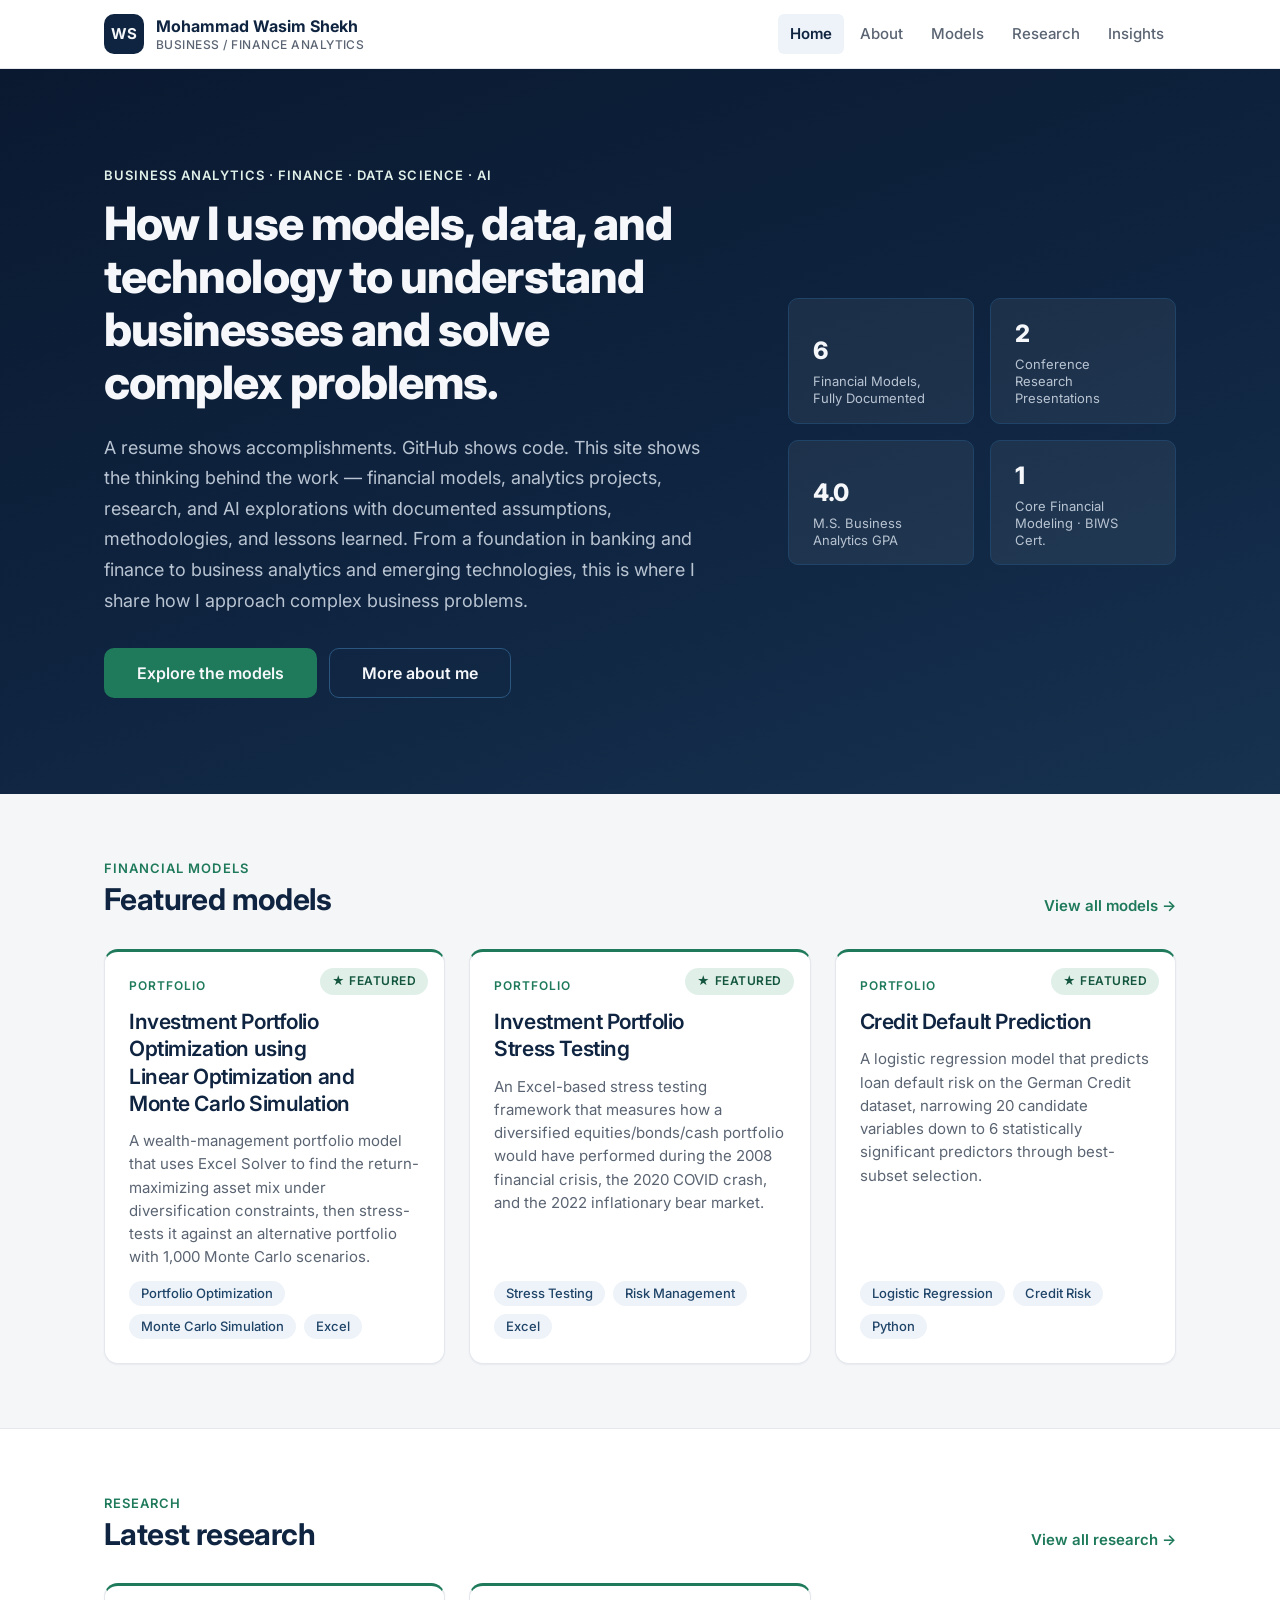
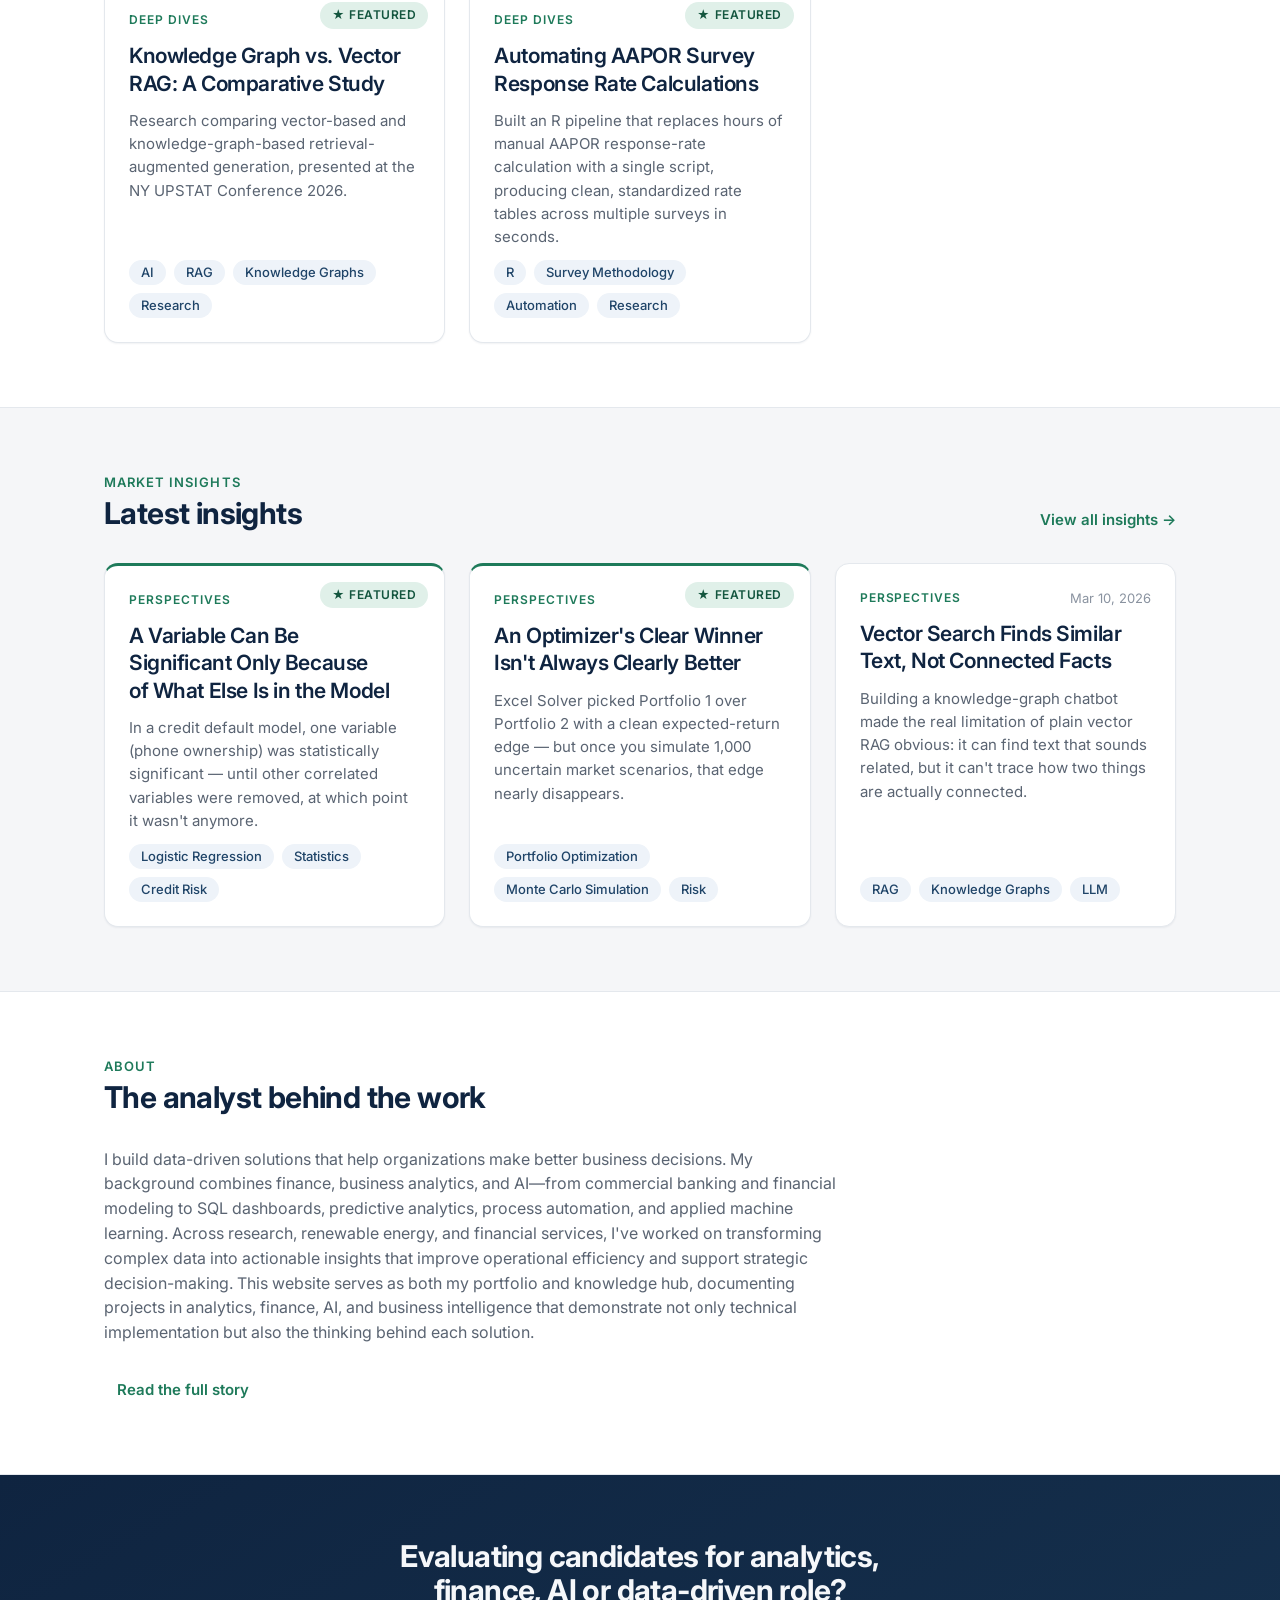
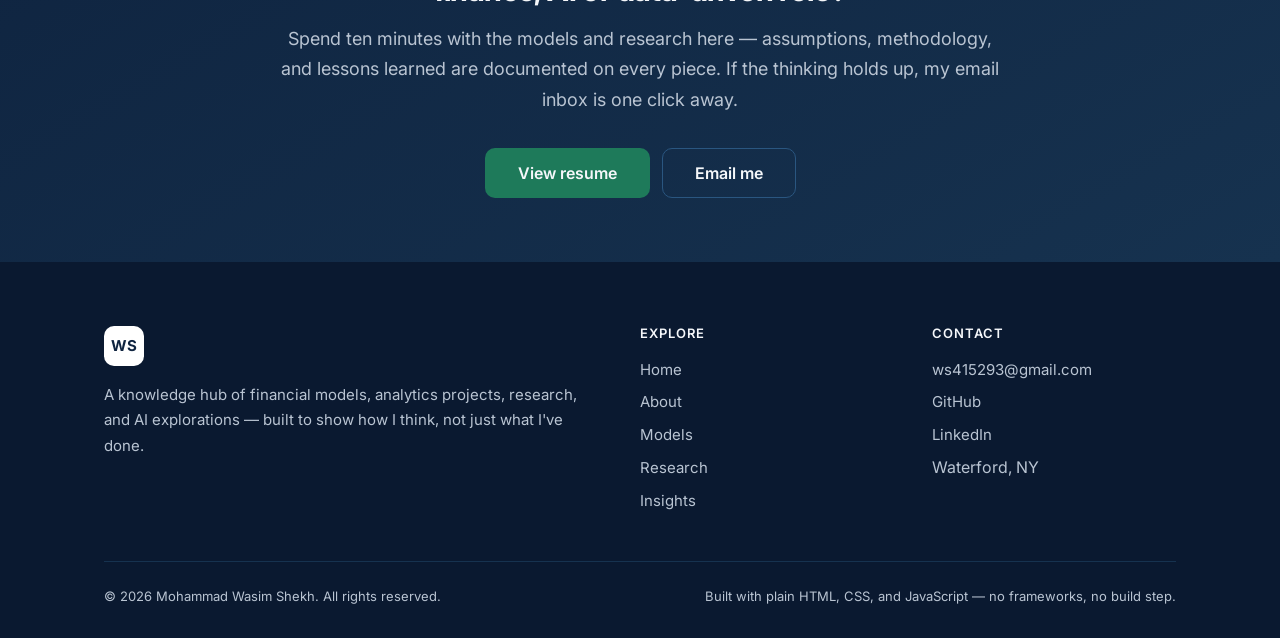
<file: index.html>
<!DOCTYPE html>
<html lang="en">
<head>
  <meta charset="UTF-8">
  <meta name="viewport" content="width=device-width, initial-scale=1.0">
  <title>Finance Knowledge Hub · Wasim Shekh</title>
  <meta name="description" content="Financial models, research, and market insights by Mohammad Wasim Shekh — a financial analyst who started in banking, mastered business analytics, and is building a career in finance.">

  <!-- OpenGraph -->
  <meta property="og:type" content="website">
  <meta property="og:title" content="Finance Knowledge Hub · Wasim Shekh">
  <meta property="og:description" content="Financial models, research, and market insights by Mohammad Wasim Shekh — a financial analyst who started in banking, mastered business analytics, and is building a career in finance.">
  <meta property="og:url" content="https://wasimshekh.github.io/finance-knowledge-hub/">
  <meta property="og:site_name" content="Finance Knowledge Hub">

  <!-- Twitter -->
  <meta name="twitter:card" content="summary">
  <meta name="twitter:title" content="Finance Knowledge Hub · Wasim Shekh">
  <meta name="twitter:description" content="Financial models, research, and market insights by Mohammad Wasim Shekh — a financial analyst who started in banking, mastered business analytics, and is building a career in finance.">

  <link rel="icon" type="image/svg+xml" href="images/favicon.svg">

  <!-- Typography: Inter -->
  <link rel="preconnect" href="https://fonts.googleapis.com">
  <link rel="preconnect" href="https://fonts.gstatic.com" crossorigin>
  <link href="https://fonts.googleapis.com/css2?family=Inter:wght@400;500;600;700;800&display=swap" rel="stylesheet">

  <!-- Design system -->
  <link rel="stylesheet" href="css/variables.css">
  <link rel="stylesheet" href="css/reset.css">
  <link rel="stylesheet" href="css/base.css">
  <link rel="stylesheet" href="css/layout.css">
  <link rel="stylesheet" href="css/components.css">
</head>
<body data-page="home" data-root="./">
  <a class="skip-link" href="#main">Skip to main content</a>

  <header class="site-header" id="site-header"></header>

  <main id="main">
    <!-- Hero -->
    <section class="hero on-dark" aria-labelledby="hero-heading">
      <div class="container hero-inner">
        <div class="hero-copy">
          <p class="eyebrow" id="hero-eyebrow"></p>
          <h1 id="hero-heading"></h1>
          <p class="hero-sub" id="hero-sub"></p>
          <div class="hero-actions" id="hero-actions"></div>
        </div>
        <dl class="hero-stats" id="hero-stats"></dl>
      </div>
    </section>

    <!-- Featured models -->
    <section class="section" aria-labelledby="featured-models-heading">
      <div class="container">
        <div class="section-header">
          <div>
            <p class="eyebrow" id="featured-models-eyebrow"></p>
            <h2 id="featured-models-heading"></h2>
          </div>
          <a class="section-link" id="featured-models-link" href="pages/models.html"></a>
        </div>
        <div class="grid-cards" id="featured-models-grid"></div>
      </div>
    </section>

    <!-- Latest research -->
    <section class="section section-alt" aria-labelledby="latest-research-heading">
      <div class="container">
        <div class="section-header">
          <div>
            <p class="eyebrow" id="latest-research-eyebrow"></p>
            <h2 id="latest-research-heading"></h2>
          </div>
          <a class="section-link" id="latest-research-link" href="pages/research.html"></a>
        </div>
        <div class="grid-cards" id="latest-research-grid"></div>
      </div>
    </section>

    <!-- Latest insights -->
    <section class="section" aria-labelledby="latest-insights-heading">
      <div class="container">
        <div class="section-header">
          <div>
            <p class="eyebrow" id="latest-insights-eyebrow"></p>
            <h2 id="latest-insights-heading"></h2>
          </div>
          <a class="section-link" id="latest-insights-link" href="pages/insights.html"></a>
        </div>
        <div class="grid-cards" id="latest-insights-grid"></div>
      </div>
    </section>

    <!-- About preview -->
    <section class="section section-alt" aria-labelledby="about-preview-heading">
      <div class="container">
        <div class="section-header">
          <div>
            <p class="eyebrow" id="about-preview-eyebrow"></p>
            <h2 id="about-preview-heading"></h2>
          </div>
        </div>
        <p class="text-muted" id="about-preview-text"></p>
        <p class="section-cta">
          <a class="btn btn-ghost" id="about-preview-link" href="pages/about.html"></a>
        </p>
      </div>
    </section>

    <!-- Call to action -->
    <section class="cta-banner on-dark" aria-labelledby="cta-heading">
      <div class="container">
        <div class="cta-inner">
          <h2 id="cta-heading"></h2>
          <p id="cta-body"></p>
          <div class="cta-actions" id="cta-actions"></div>
        </div>
      </div>
    </section>

    <noscript>
      <div class="container section">
        <p>This site renders its content with JavaScript. Please enable JavaScript to view it.</p>
      </div>
    </noscript>
  </main>

  <footer class="site-footer" id="site-footer"></footer>

  <script>
    // ES modules and fetch() are blocked on the file:// protocol, which makes
    // this page silently blank if the HTML file is double-clicked. Explain
    // instead. (This text can't come from site.json here: JSON loading is
    // exactly what file:// blocks.)
    if (window.location.protocol === "file:") {
      document.addEventListener("DOMContentLoaded", function () {
        var main = document.querySelector("main");
        if (!main) return;
        var wrap = document.createElement("div");
        wrap.className = "container section";
        var notice = document.createElement("div");
        notice.className = "notice";
        var title = document.createElement("h2");
        title.textContent = "This site needs a local web server";
        var body = document.createElement("p");
        body.textContent = "You opened this file directly from disk (file://), where browsers block the JavaScript modules and JSON data this site is built on. Serve the folder instead: in VS Code, right-click index.html and choose \u201cOpen with Live Server\u201d \u2014 or run \u201cpython -m http.server\u201d in the project folder and open http://localhost:8000. On GitHub Pages this works automatically.";
        notice.appendChild(title);
        notice.appendChild(body);
        wrap.appendChild(notice);
        main.insertBefore(wrap, main.firstChild);
      });
    }
  </script>
  <script type="module" src="js/app.js"></script>
</body>
</html>
</file>
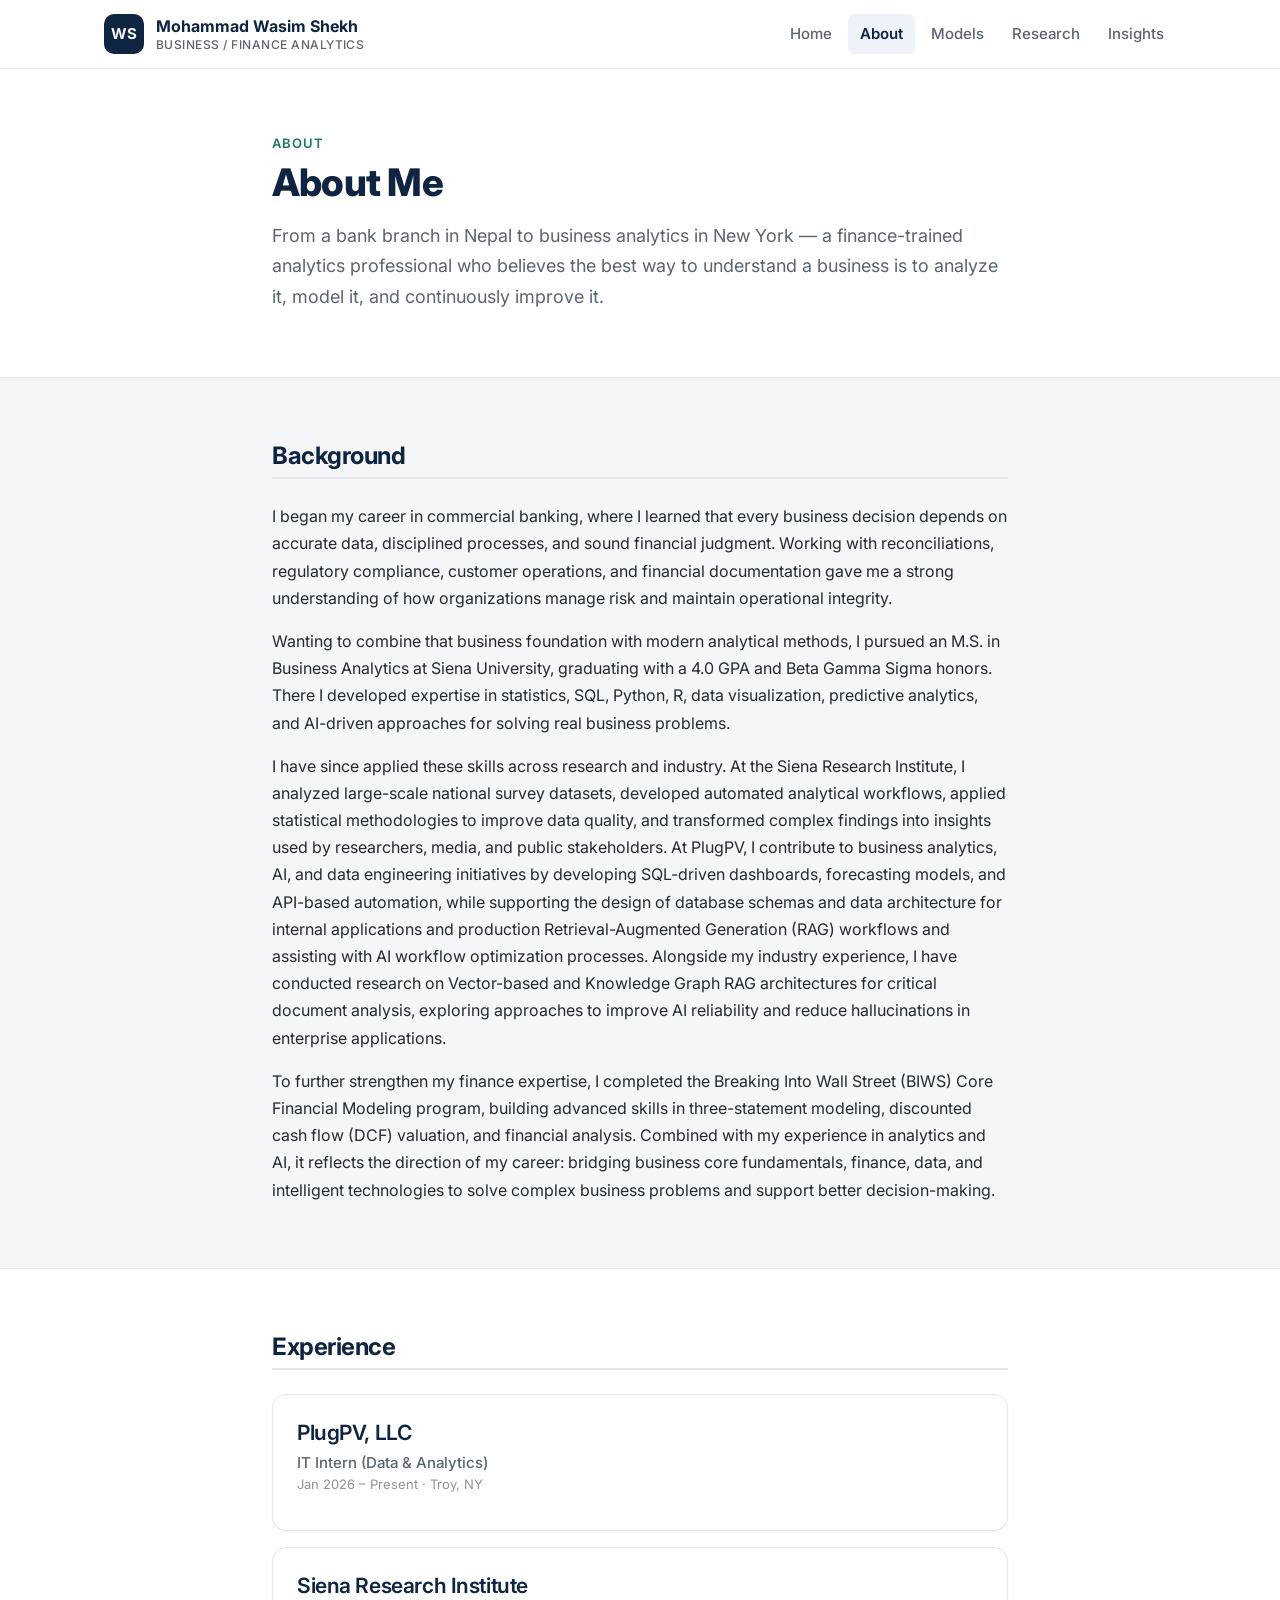
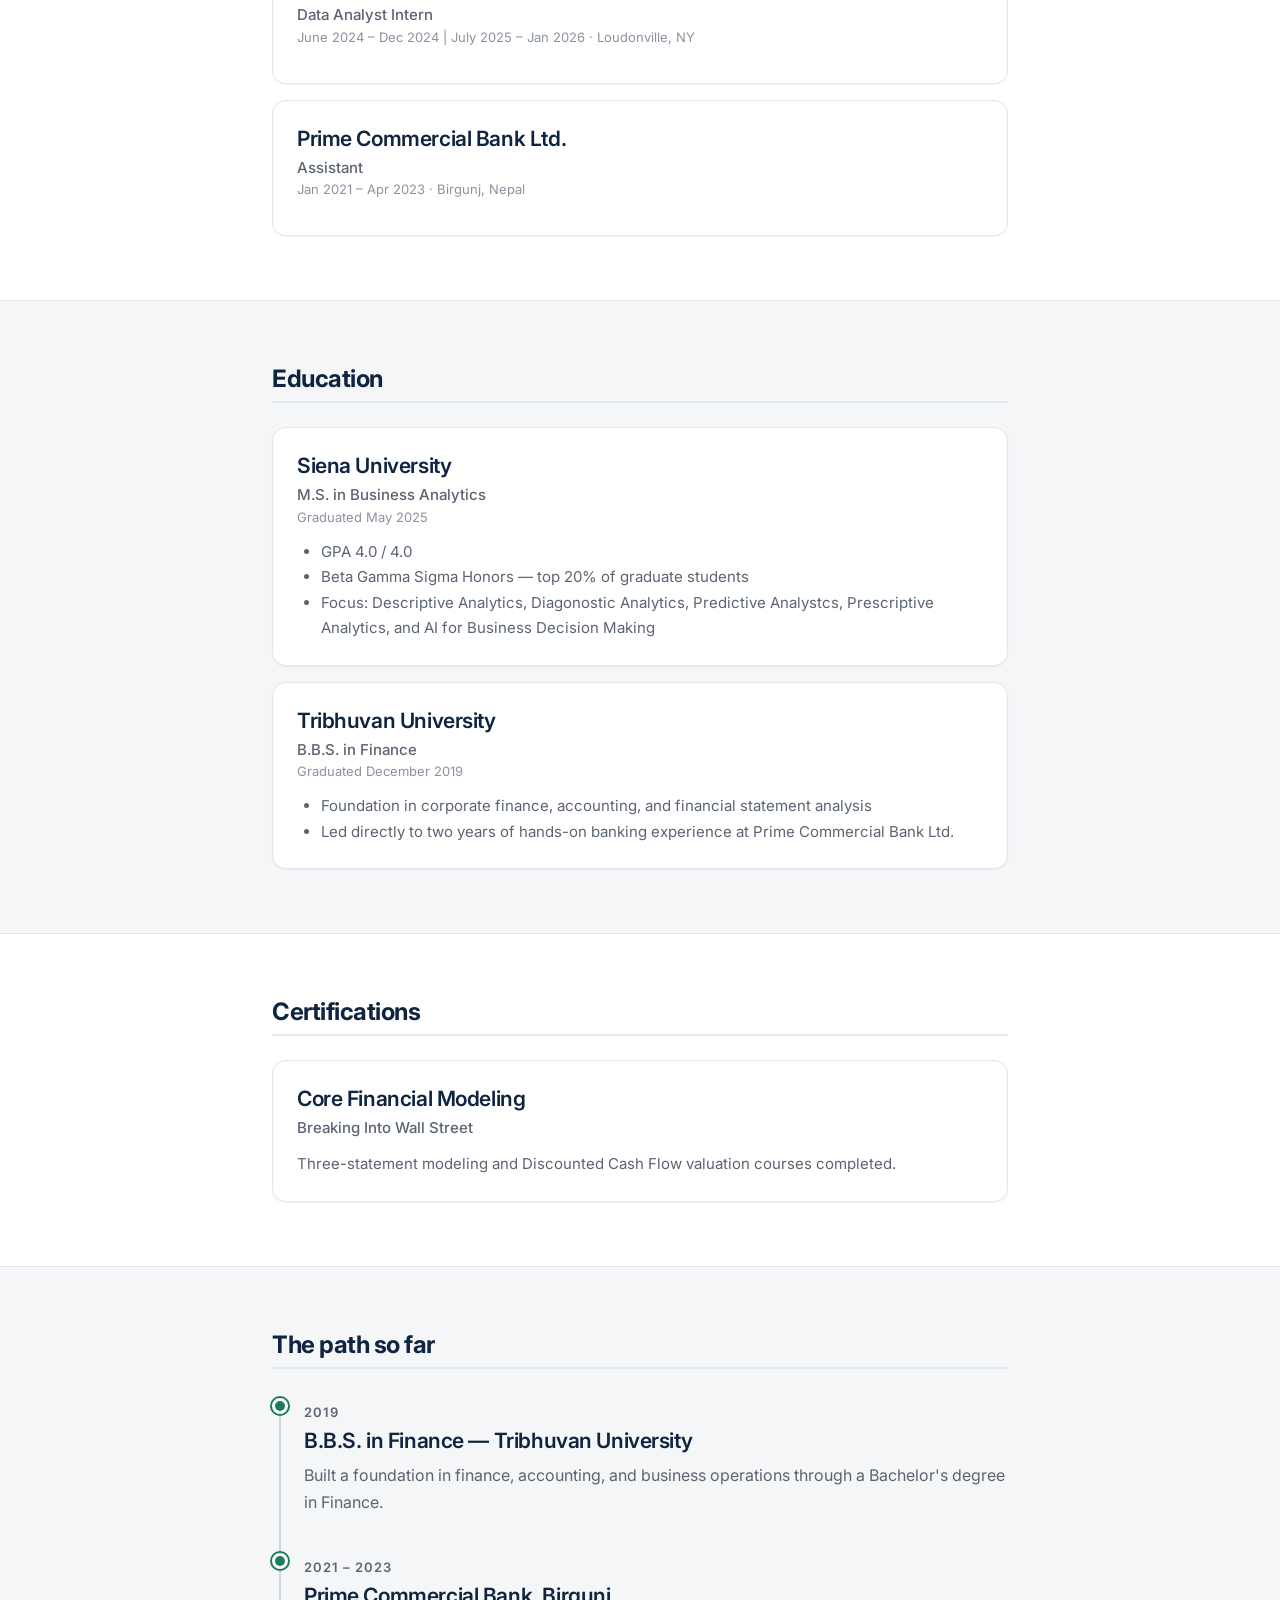
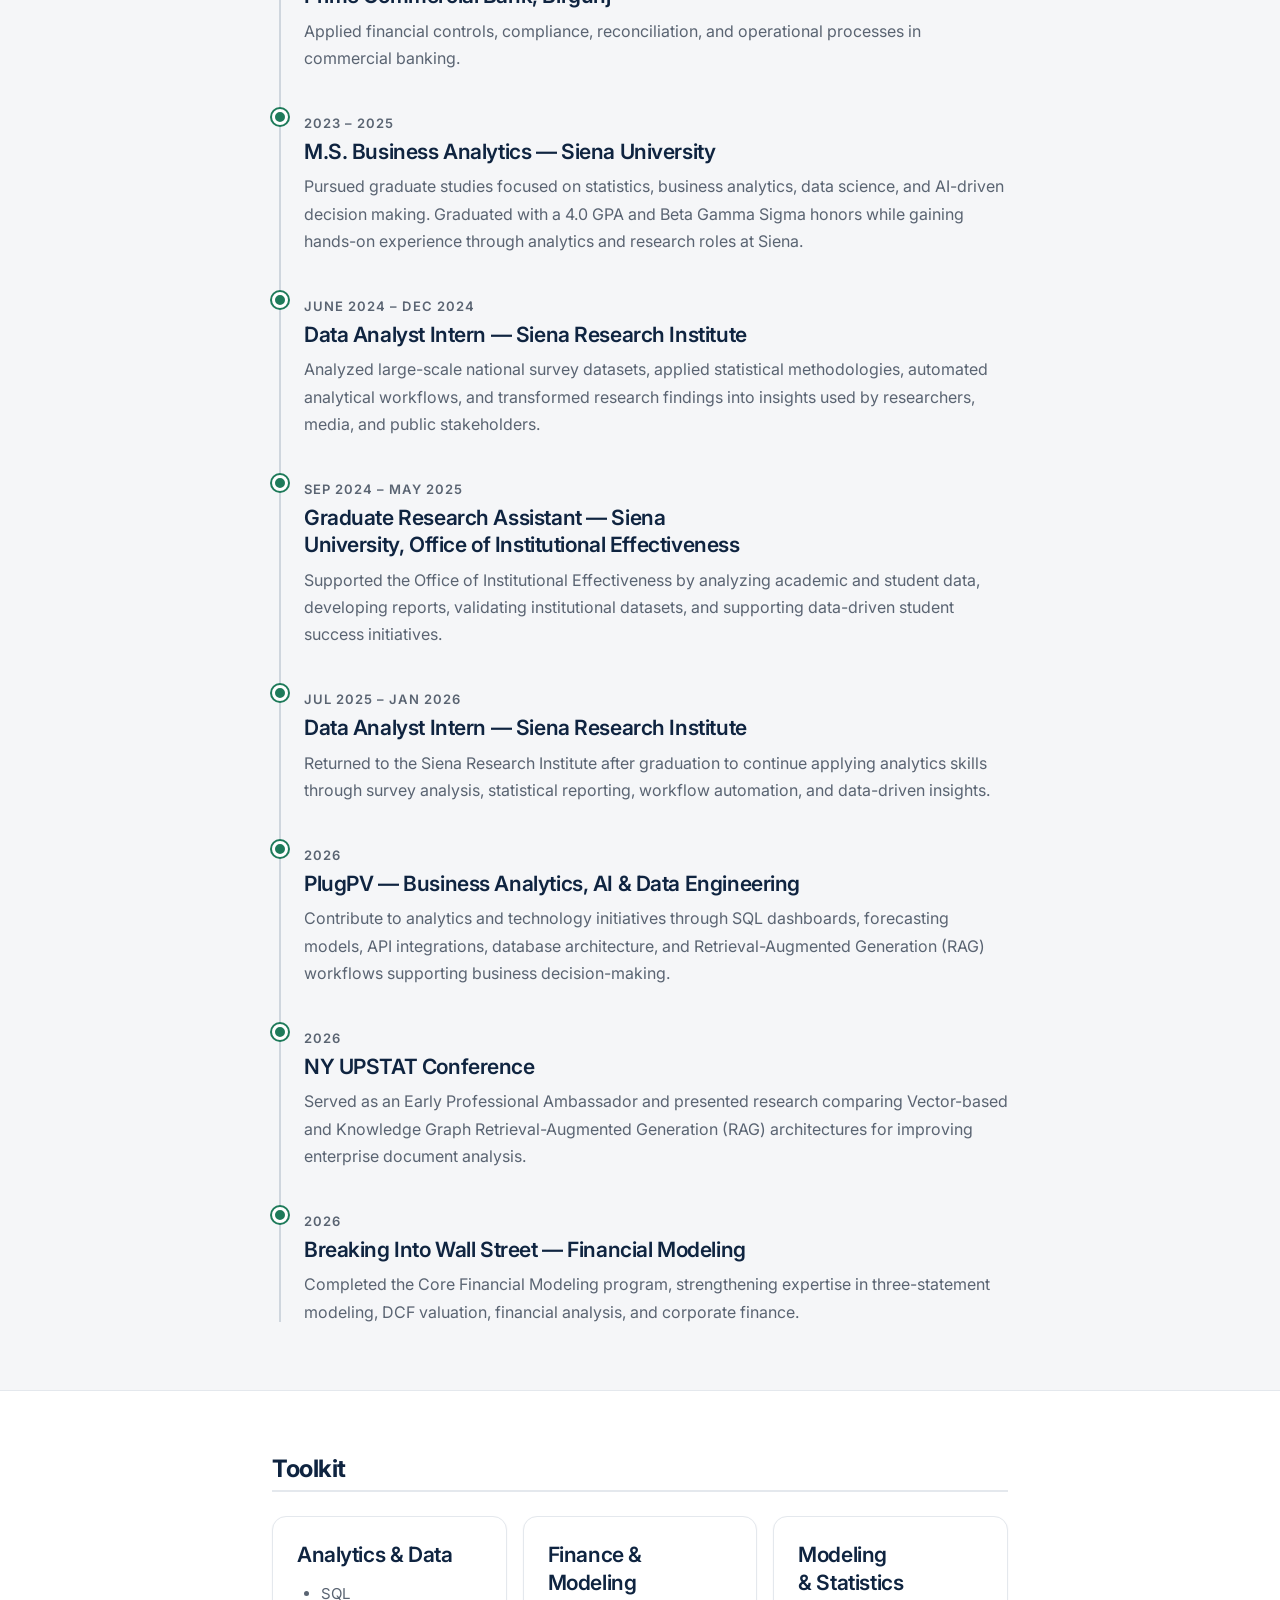
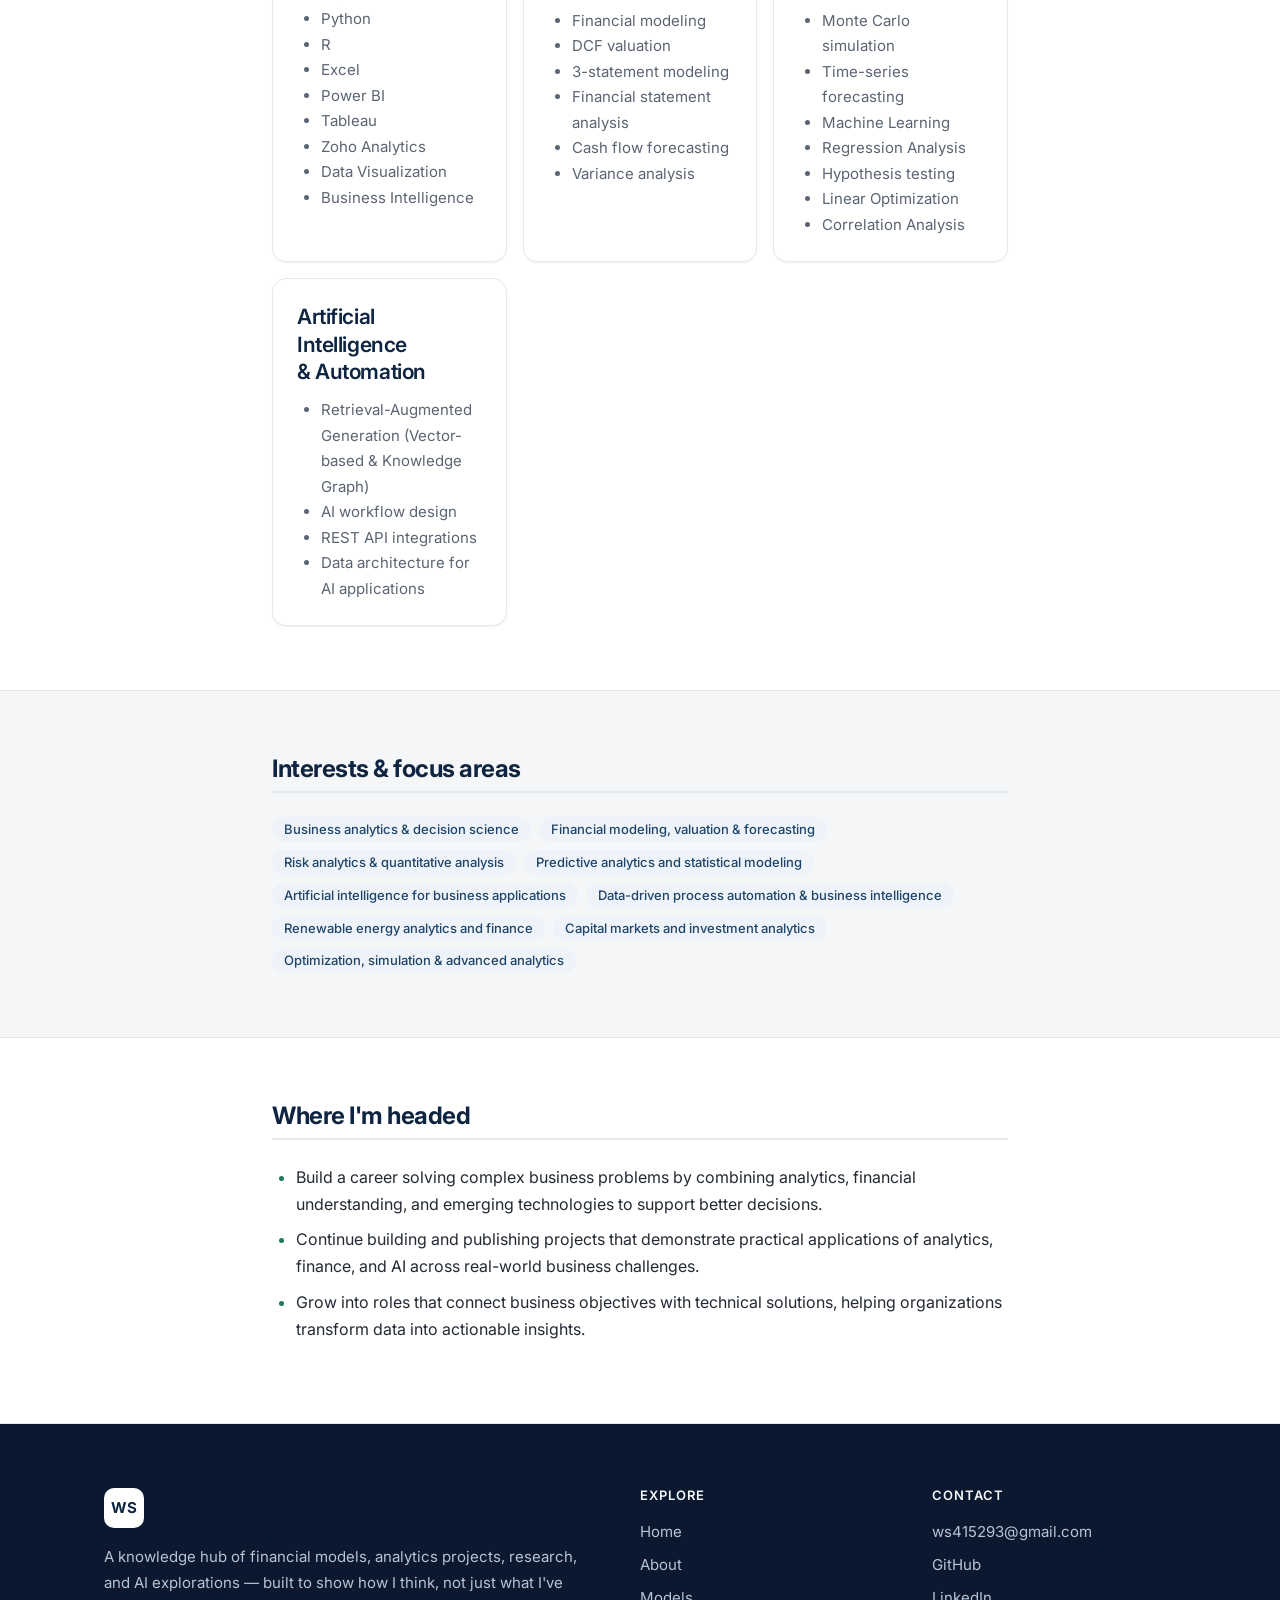
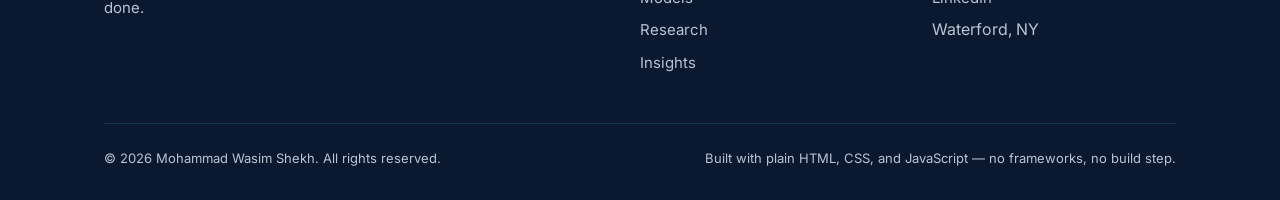
<file: pages/about.html>
<!DOCTYPE html>
<html lang="en">
<head>
  <meta charset="UTF-8">
  <meta name="viewport" content="width=device-width, initial-scale=1.0">
  <title>About · Wasim Shekh</title>
  <meta name="description" content="About Mohammad Wasim Shekh — a financial analyst combining finance roots with business analytics. Experience, education, timeline, skills, and career goals.">

  <!-- OpenGraph -->
  <meta property="og:type" content="profile">
  <meta property="og:title" content="About · Wasim Shekh">
  <meta property="og:description" content="About Mohammad Wasim Shekh — a financial analyst combining finance roots with business analytics. Experience, education, timeline, skills, and career goals.">
  <meta property="og:url" content="https://wasimshekh.github.io/finance-knowledge-hub/pages/about.html">
  <meta property="og:site_name" content="Finance Knowledge Hub">

  <!-- Twitter -->
  <meta name="twitter:card" content="summary">
  <meta name="twitter:title" content="About · Wasim Shekh">
  <meta name="twitter:description" content="About Mohammad Wasim Shekh — a financial analyst combining finance roots with business analytics. Experience, education, timeline, skills, and career goals.">

  <link rel="icon" type="image/svg+xml" href="../images/favicon.svg">

  <!-- Typography: Inter -->
  <link rel="preconnect" href="https://fonts.googleapis.com">
  <link rel="preconnect" href="https://fonts.gstatic.com" crossorigin>
  <link href="https://fonts.googleapis.com/css2?family=Inter:wght@400;500;600;700;800&display=swap" rel="stylesheet">

  <!-- Design system -->
  <link rel="stylesheet" href="../css/variables.css">
  <link rel="stylesheet" href="../css/reset.css">
  <link rel="stylesheet" href="../css/base.css">
  <link rel="stylesheet" href="../css/layout.css">
  <link rel="stylesheet" href="../css/components.css">
</head>
<body data-page="about" data-root="../">
  <a class="skip-link" href="#main">Skip to main content</a>

  <header class="site-header" id="site-header"></header>

  <main id="main">
    <section class="page-header">
      <div class="container container-narrow">
        <p class="eyebrow" id="page-eyebrow"></p>
        <h1 id="page-title"></h1>
        <p class="page-intro" id="page-intro"></p>
      </div>
    </section>

    <!-- Bio -->
    <section class="section" aria-labelledby="bio-heading">
      <div class="container container-narrow">
        <h2 id="bio-heading" class="detail-section-heading"></h2>
        <div class="prose" id="bio-content"></div>
      </div>
    </section>

    <!-- Experience -->
    <section class="section section-alt" aria-labelledby="experience-heading">
      <div class="container container-narrow">
        <h2 id="experience-heading" class="detail-section-heading"></h2>
        <div id="experience-list"></div>
      </div>
    </section>

    <!-- Education -->
    <section class="section" aria-labelledby="education-heading">
      <div class="container container-narrow">
        <h2 id="education-heading" class="detail-section-heading"></h2>
        <div id="education-list"></div>
      </div>
    </section>

    <!-- Certifications -->
    <section class="section section-alt" aria-labelledby="certifications-heading">
      <div class="container container-narrow">
        <h2 id="certifications-heading" class="detail-section-heading"></h2>
        <div id="certifications-list"></div>
      </div>
    </section>

    <!-- Timeline -->
    <section class="section" aria-labelledby="timeline-heading">
      <div class="container container-narrow">
        <h2 id="timeline-heading" class="detail-section-heading"></h2>
        <ol class="timeline" id="timeline"></ol>
      </div>
    </section>

    <!-- Skills -->
    <section class="section section-alt" aria-labelledby="skills-heading">
      <div class="container container-narrow">
        <h2 id="skills-heading" class="detail-section-heading"></h2>
        <div class="skills-grid" id="skills-grid"></div>
      </div>
    </section>

    <!-- Interests -->
    <section class="section" aria-labelledby="interests-heading">
      <div class="container container-narrow">
        <h2 id="interests-heading" class="detail-section-heading"></h2>
        <div id="interests-tags"></div>
      </div>
    </section>

    <!-- Career goals -->
    <section class="section section-alt" aria-labelledby="goals-heading">
      <div class="container container-narrow">
        <h2 id="goals-heading" class="detail-section-heading"></h2>
        <div class="prose" id="goals-content"></div>
      </div>
    </section>

    <noscript>
      <div class="container section">
        <p>This site renders its content with JavaScript. Please enable JavaScript to view it.</p>
      </div>
    </noscript>
  </main>

  <footer class="site-footer" id="site-footer"></footer>

  <script>
    // ES modules and fetch() are blocked on the file:// protocol, which makes
    // this page silently blank if the HTML file is double-clicked. Explain
    // instead. (This text can't come from site.json here: JSON loading is
    // exactly what file:// blocks.)
    if (window.location.protocol === "file:") {
      document.addEventListener("DOMContentLoaded", function () {
        var main = document.querySelector("main");
        if (!main) return;
        var wrap = document.createElement("div");
        wrap.className = "container section";
        var notice = document.createElement("div");
        notice.className = "notice";
        var title = document.createElement("h2");
        title.textContent = "This site needs a local web server";
        var body = document.createElement("p");
        body.textContent = "You opened this file directly from disk (file://), where browsers block the JavaScript modules and JSON data this site is built on. Serve the folder instead: in VS Code, right-click index.html and choose “Open with Live Server” — or run “python -m http.server” in the project folder and open http://localhost:8000. On GitHub Pages this works automatically.";
        notice.appendChild(title);
        notice.appendChild(body);
        wrap.appendChild(notice);
        main.insertBefore(wrap, main.firstChild);
      });
    }
  </script>
  <script type="module" src="../js/app.js"></script>
</body>
</html>
</file>
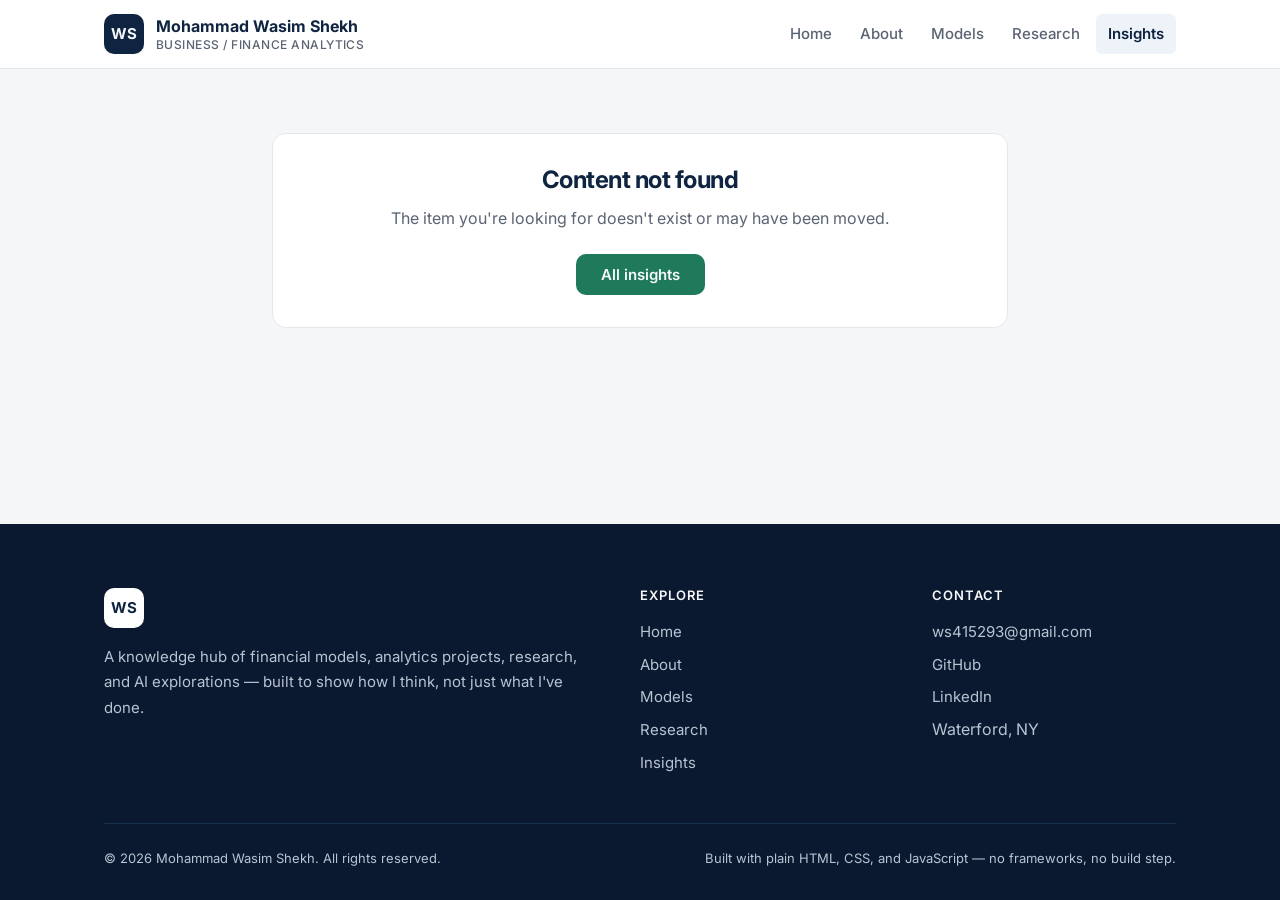
<file: pages/insight-detail.html>
<!DOCTYPE html>
<html lang="en">
<head>
  <meta charset="UTF-8">
  <meta name="viewport" content="width=device-width, initial-scale=1.0">
  <title>Insight · Wasim Shekh</title>
  <meta name="description" content="A market insight by Mohammad Wasim Shekh — a short, numbers-backed observation on markets and finance.">

  <!-- OpenGraph -->
  <meta property="og:type" content="article">
  <meta property="og:title" content="Insight · Wasim Shekh">
  <meta property="og:description" content="A market insight by Mohammad Wasim Shekh — a short, numbers-backed observation on markets and finance.">
  <meta property="og:url" content="https://wasimshekh.github.io/finance-knowledge-hub/pages/insight-detail.html">
  <meta property="og:site_name" content="Finance Knowledge Hub">

  <!-- Twitter -->
  <meta name="twitter:card" content="summary">
  <meta name="twitter:title" content="Insight · Wasim Shekh">
  <meta name="twitter:description" content="A market insight by Mohammad Wasim Shekh — a short, numbers-backed observation on markets and finance.">

  <link rel="icon" type="image/svg+xml" href="../images/favicon.svg">

  <!-- Typography: Inter -->
  <link rel="preconnect" href="https://fonts.googleapis.com">
  <link rel="preconnect" href="https://fonts.gstatic.com" crossorigin>
  <link href="https://fonts.googleapis.com/css2?family=Inter:wght@400;500;600;700;800&display=swap" rel="stylesheet">

  <!-- Design system -->
  <link rel="stylesheet" href="../css/variables.css">
  <link rel="stylesheet" href="../css/reset.css">
  <link rel="stylesheet" href="../css/base.css">
  <link rel="stylesheet" href="../css/layout.css">
  <link rel="stylesheet" href="../css/components.css">
</head>
<body data-page="insight-detail" data-nav="insights" data-root="../">
  <a class="skip-link" href="#main">Skip to main content</a>

  <header class="site-header" id="site-header"></header>

  <main id="main">
    <section class="detail-hero" id="detail-hero">
      <div class="container" id="detail-hero-content"></div>
    </section>

    <article class="detail-body">
      <div class="container" id="detail-content"></div>
    </article>

    <section class="related-section" id="related-section" hidden aria-labelledby="related-heading">
      <div class="container">
        <h2 id="related-heading"></h2>
        <div class="grid-cards" id="related-grid"></div>
      </div>
    </section>

    <noscript>
      <div class="container section">
        <p>This site renders its content with JavaScript. Please enable JavaScript to view it.</p>
      </div>
    </noscript>
  </main>

  <footer class="site-footer" id="site-footer"></footer>

  <script>
    // ES modules and fetch() are blocked on the file:// protocol, which makes
    // this page silently blank if the HTML file is double-clicked. Explain
    // instead. (This text can't come from site.json here: JSON loading is
    // exactly what file:// blocks.)
    if (window.location.protocol === "file:") {
      document.addEventListener("DOMContentLoaded", function () {
        var main = document.querySelector("main");
        if (!main) return;
        var wrap = document.createElement("div");
        wrap.className = "container section";
        var notice = document.createElement("div");
        notice.className = "notice";
        var title = document.createElement("h2");
        title.textContent = "This site needs a local web server";
        var body = document.createElement("p");
        body.textContent = "You opened this file directly from disk (file://), where browsers block the JavaScript modules and JSON data this site is built on. Serve the folder instead: in VS Code, right-click index.html and choose \u201cOpen with Live Server\u201d \u2014 or run \u201cpython -m http.server\u201d in the project folder and open http://localhost:8000. On GitHub Pages this works automatically.";
        notice.appendChild(title);
        notice.appendChild(body);
        wrap.appendChild(notice);
        main.insertBefore(wrap, main.firstChild);
      });
    }
  </script>
  <script type="module" src="../js/app.js"></script>
</body>
</html>
</file>
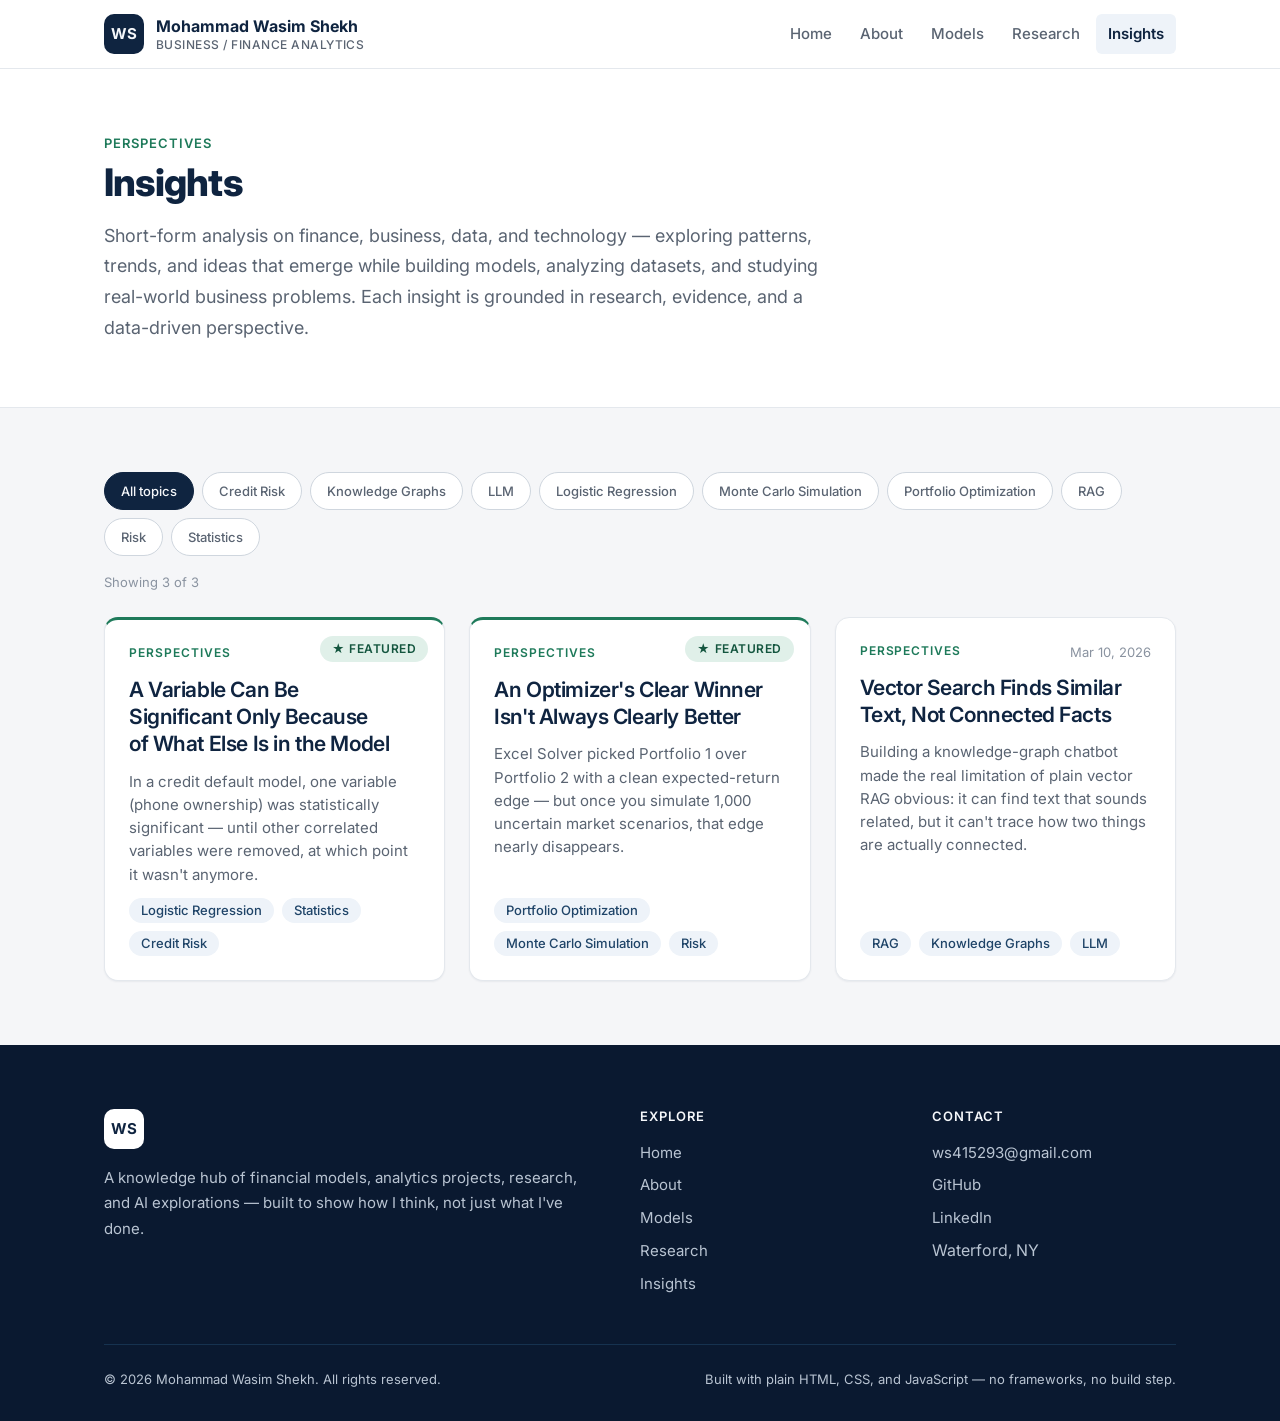
<file: pages/insights.html>
<!DOCTYPE html>
<html lang="en">
<head>
  <meta charset="UTF-8">
  <meta name="viewport" content="width=device-width, initial-scale=1.0">
  <title>Insights · Wasim Shekh</title>
  <meta name="description" content="Market insights and notes by Mohammad Wasim Shekh: observations on markets, modeling, risk, and valuation — with numbers behind every claim.">

  <!-- OpenGraph -->
  <meta property="og:type" content="website">
  <meta property="og:title" content="Insights · Wasim Shekh">
  <meta property="og:description" content="Market insights and notes by Mohammad Wasim Shekh: observations on markets, modeling, risk, and valuation — with numbers behind every claim.">
  <meta property="og:url" content="https://wasimshekh.github.io/finance-knowledge-hub/pages/insights.html">
  <meta property="og:site_name" content="Finance Knowledge Hub">

  <!-- Twitter -->
  <meta name="twitter:card" content="summary">
  <meta name="twitter:title" content="Insights · Wasim Shekh">
  <meta name="twitter:description" content="Market insights and notes by Mohammad Wasim Shekh: observations on markets, modeling, risk, and valuation — with numbers behind every claim.">

  <link rel="icon" type="image/svg+xml" href="../images/favicon.svg">

  <!-- Typography: Inter -->
  <link rel="preconnect" href="https://fonts.googleapis.com">
  <link rel="preconnect" href="https://fonts.gstatic.com" crossorigin>
  <link href="https://fonts.googleapis.com/css2?family=Inter:wght@400;500;600;700;800&display=swap" rel="stylesheet">

  <!-- Design system -->
  <link rel="stylesheet" href="../css/variables.css">
  <link rel="stylesheet" href="../css/reset.css">
  <link rel="stylesheet" href="../css/base.css">
  <link rel="stylesheet" href="../css/layout.css">
  <link rel="stylesheet" href="../css/components.css">
</head>
<body data-page="insights" data-root="../">
  <a class="skip-link" href="#main">Skip to main content</a>

  <header class="site-header" id="site-header"></header>

  <main id="main">
    <section class="page-header">
      <div class="container">
        <p class="eyebrow" id="page-eyebrow"></p>
        <h1 id="page-title"></h1>
        <p class="page-intro" id="page-intro"></p>
      </div>
    </section>

    <section class="section" aria-label="Insight list">
      <div class="container">
        <div class="filter-bar" id="filter-bar" role="group" aria-label="Filter by topic"></div>
        <p class="result-count" id="result-count" aria-live="polite"></p>
        <div class="grid-cards" id="card-grid"></div>
      </div>
    </section>

    <noscript>
      <div class="container section">
        <p>This site renders its content with JavaScript. Please enable JavaScript to view it.</p>
      </div>
    </noscript>
  </main>

  <footer class="site-footer" id="site-footer"></footer>

  <script>
    // ES modules and fetch() are blocked on the file:// protocol, which makes
    // this page silently blank if the HTML file is double-clicked. Explain
    // instead. (This text can't come from site.json here: JSON loading is
    // exactly what file:// blocks.)
    if (window.location.protocol === "file:") {
      document.addEventListener("DOMContentLoaded", function () {
        var main = document.querySelector("main");
        if (!main) return;
        var wrap = document.createElement("div");
        wrap.className = "container section";
        var notice = document.createElement("div");
        notice.className = "notice";
        var title = document.createElement("h2");
        title.textContent = "This site needs a local web server";
        var body = document.createElement("p");
        body.textContent = "You opened this file directly from disk (file://), where browsers block the JavaScript modules and JSON data this site is built on. Serve the folder instead: in VS Code, right-click index.html and choose \u201cOpen with Live Server\u201d \u2014 or run \u201cpython -m http.server\u201d in the project folder and open http://localhost:8000. On GitHub Pages this works automatically.";
        notice.appendChild(title);
        notice.appendChild(body);
        wrap.appendChild(notice);
        main.insertBefore(wrap, main.firstChild);
      });
    }
  </script>
  <script type="module" src="../js/app.js"></script>
</body>
</html>
</file>
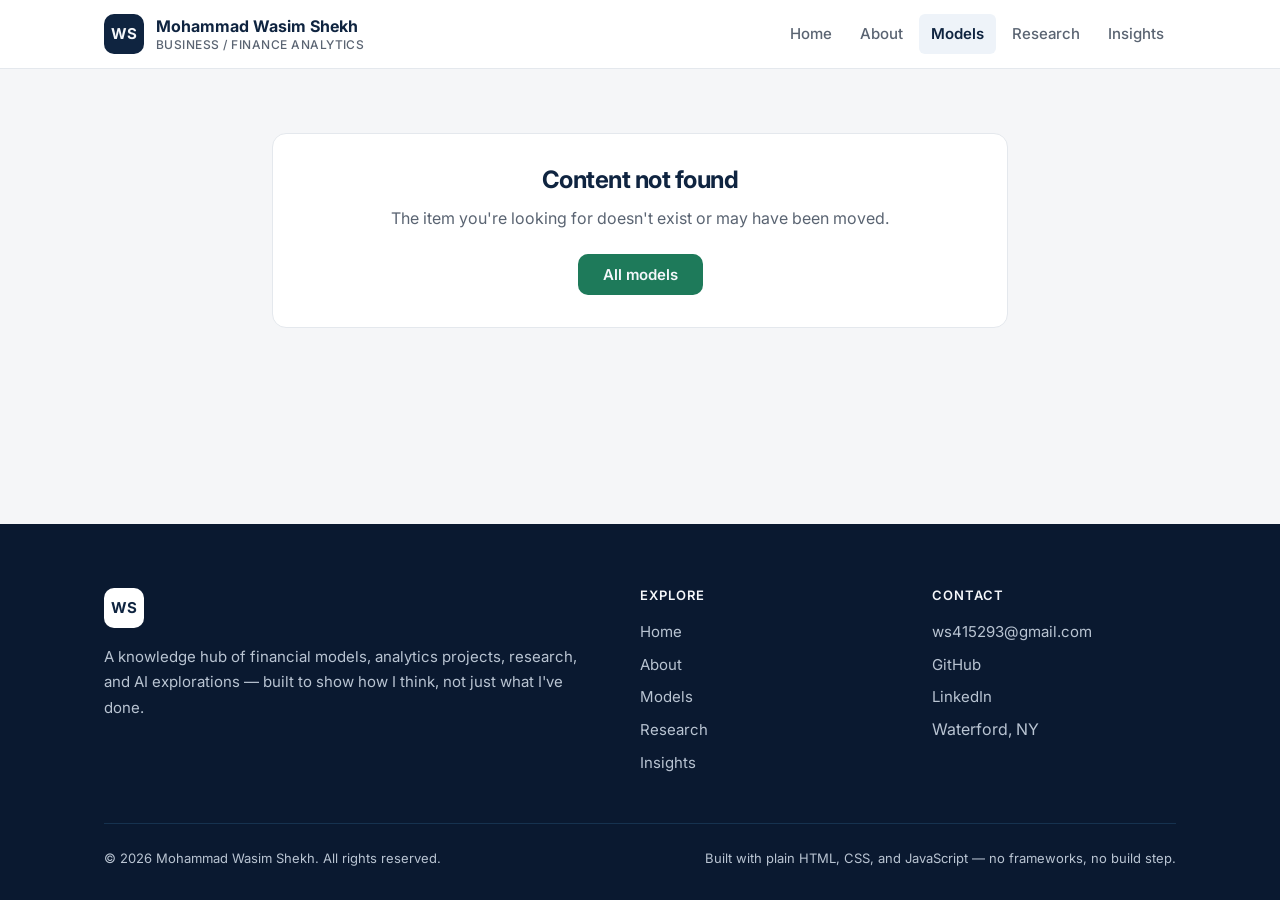
<file: pages/model-detail.html>
<!DOCTYPE html>
<html lang="en">
<head>
  <meta charset="UTF-8">
  <meta name="viewport" content="width=device-width, initial-scale=1.0">
  <title>Model · Wasim Shekh</title>
  <meta name="description" content="A financial model by Mohammad Wasim Shekh, with documented assumptions, methodology, results, and lessons learned.">

  <!-- OpenGraph -->
  <meta property="og:type" content="article">
  <meta property="og:title" content="Model · Wasim Shekh">
  <meta property="og:description" content="A financial model by Mohammad Wasim Shekh, with documented assumptions, methodology, results, and lessons learned.">
  <meta property="og:url" content="https://wasimshekh.github.io/finance-knowledge-hub/pages/model-detail.html">
  <meta property="og:site_name" content="Finance Knowledge Hub">

  <!-- Twitter -->
  <meta name="twitter:card" content="summary">
  <meta name="twitter:title" content="Model · Wasim Shekh">
  <meta name="twitter:description" content="A financial model by Mohammad Wasim Shekh, with documented assumptions, methodology, results, and lessons learned.">

  <link rel="icon" type="image/svg+xml" href="../images/favicon.svg">

  <!-- Typography: Inter -->
  <link rel="preconnect" href="https://fonts.googleapis.com">
  <link rel="preconnect" href="https://fonts.gstatic.com" crossorigin>
  <link href="https://fonts.googleapis.com/css2?family=Inter:wght@400;500;600;700;800&display=swap" rel="stylesheet">

  <!-- Design system -->
  <link rel="stylesheet" href="../css/variables.css">
  <link rel="stylesheet" href="../css/reset.css">
  <link rel="stylesheet" href="../css/base.css">
  <link rel="stylesheet" href="../css/layout.css">
  <link rel="stylesheet" href="../css/components.css">
</head>
<body data-page="model-detail" data-nav="models" data-root="../">
  <a class="skip-link" href="#main">Skip to main content</a>

  <header class="site-header" id="site-header"></header>

  <main id="main">
    <section class="detail-hero" id="detail-hero">
      <div class="container" id="detail-hero-content"></div>
    </section>

    <article class="detail-body">
      <div class="container" id="detail-content"></div>
    </article>

    <section class="related-section" id="related-section" hidden aria-labelledby="related-heading">
      <div class="container">
        <h2 id="related-heading"></h2>
        <div class="grid-cards" id="related-grid"></div>
      </div>
    </section>

    <noscript>
      <div class="container section">
        <p>This site renders its content with JavaScript. Please enable JavaScript to view it.</p>
      </div>
    </noscript>
  </main>

  <footer class="site-footer" id="site-footer"></footer>

  <script>
    // ES modules and fetch() are blocked on the file:// protocol, which makes
    // this page silently blank if the HTML file is double-clicked. Explain
    // instead. (This text can't come from site.json here: JSON loading is
    // exactly what file:// blocks.)
    if (window.location.protocol === "file:") {
      document.addEventListener("DOMContentLoaded", function () {
        var main = document.querySelector("main");
        if (!main) return;
        var wrap = document.createElement("div");
        wrap.className = "container section";
        var notice = document.createElement("div");
        notice.className = "notice";
        var title = document.createElement("h2");
        title.textContent = "This site needs a local web server";
        var body = document.createElement("p");
        body.textContent = "You opened this file directly from disk (file://), where browsers block the JavaScript modules and JSON data this site is built on. Serve the folder instead: in VS Code, right-click index.html and choose \u201cOpen with Live Server\u201d \u2014 or run \u201cpython -m http.server\u201d in the project folder and open http://localhost:8000. On GitHub Pages this works automatically.";
        notice.appendChild(title);
        notice.appendChild(body);
        wrap.appendChild(notice);
        main.insertBefore(wrap, main.firstChild);
      });
    }
  </script>
  <script type="module" src="../js/app.js"></script>
</body>
</html>
</file>
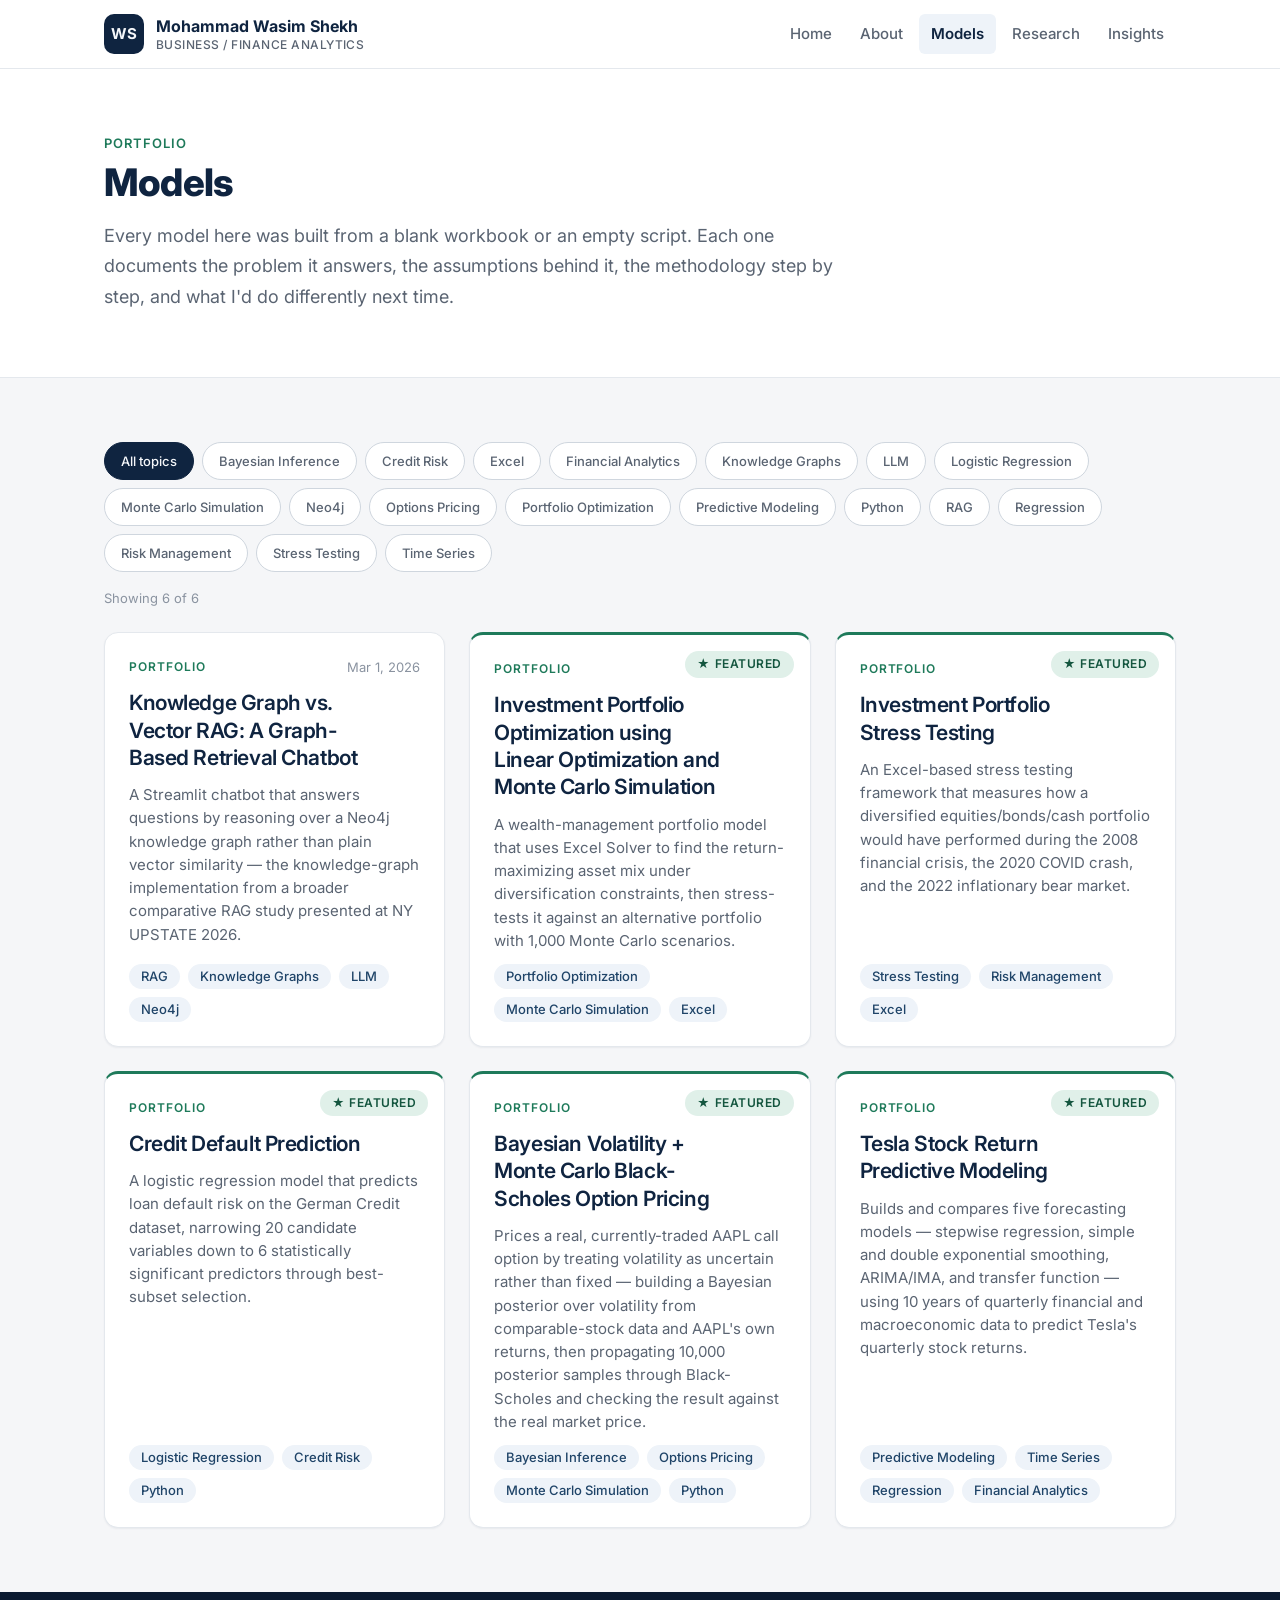
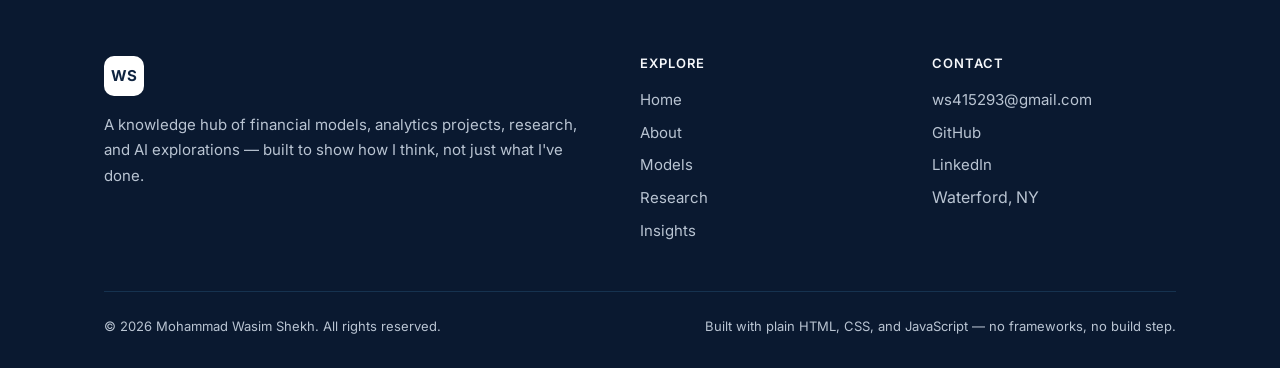
<file: pages/models.html>
<!DOCTYPE html>
<html lang="en">
<head>
  <meta charset="UTF-8">
  <meta name="viewport" content="width=device-width, initial-scale=1.0">
  <title>Financial Models · Wasim Shekh</title>
  <meta name="description" content="Financial models by Mohammad Wasim Shekh: portfolio optimization, stress testing, three-statement modeling, forecasting, and LBO — each with documented assumptions and methodology.">

  <!-- OpenGraph -->
  <meta property="og:type" content="website">
  <meta property="og:title" content="Financial Models · Wasim Shekh">
  <meta property="og:description" content="Financial models by Mohammad Wasim Shekh: portfolio optimization, stress testing, three-statement modeling, forecasting, and LBO — each with documented assumptions and methodology.">
  <meta property="og:url" content="https://wasimshekh.github.io/finance-knowledge-hub/pages/models.html">
  <meta property="og:site_name" content="Finance Knowledge Hub">

  <!-- Twitter -->
  <meta name="twitter:card" content="summary">
  <meta name="twitter:title" content="Financial Models · Wasim Shekh">
  <meta name="twitter:description" content="Financial models by Mohammad Wasim Shekh: portfolio optimization, stress testing, three-statement modeling, forecasting, and LBO — each with documented assumptions and methodology.">

  <link rel="icon" type="image/svg+xml" href="../images/favicon.svg">

  <!-- Typography: Inter -->
  <link rel="preconnect" href="https://fonts.googleapis.com">
  <link rel="preconnect" href="https://fonts.gstatic.com" crossorigin>
  <link href="https://fonts.googleapis.com/css2?family=Inter:wght@400;500;600;700;800&display=swap" rel="stylesheet">

  <!-- Design system -->
  <link rel="stylesheet" href="../css/variables.css">
  <link rel="stylesheet" href="../css/reset.css">
  <link rel="stylesheet" href="../css/base.css">
  <link rel="stylesheet" href="../css/layout.css">
  <link rel="stylesheet" href="../css/components.css">
</head>
<body data-page="models" data-root="../">
  <a class="skip-link" href="#main">Skip to main content</a>

  <header class="site-header" id="site-header"></header>

  <main id="main">
    <section class="page-header">
      <div class="container">
        <p class="eyebrow" id="page-eyebrow"></p>
        <h1 id="page-title"></h1>
        <p class="page-intro" id="page-intro"></p>
      </div>
    </section>

    <section class="section" aria-label="Model list">
      <div class="container">
        <div class="filter-bar" id="filter-bar" role="group" aria-label="Filter by topic"></div>
        <p class="result-count" id="result-count" aria-live="polite"></p>
        <div class="grid-cards" id="card-grid"></div>
      </div>
    </section>

    <noscript>
      <div class="container section">
        <p>This site renders its content with JavaScript. Please enable JavaScript to view it.</p>
      </div>
    </noscript>
  </main>

  <footer class="site-footer" id="site-footer"></footer>

  <script>
    // ES modules and fetch() are blocked on the file:// protocol, which makes
    // this page silently blank if the HTML file is double-clicked. Explain
    // instead. (This text can't come from site.json here: JSON loading is
    // exactly what file:// blocks.)
    if (window.location.protocol === "file:") {
      document.addEventListener("DOMContentLoaded", function () {
        var main = document.querySelector("main");
        if (!main) return;
        var wrap = document.createElement("div");
        wrap.className = "container section";
        var notice = document.createElement("div");
        notice.className = "notice";
        var title = document.createElement("h2");
        title.textContent = "This site needs a local web server";
        var body = document.createElement("p");
        body.textContent = "You opened this file directly from disk (file://), where browsers block the JavaScript modules and JSON data this site is built on. Serve the folder instead: in VS Code, right-click index.html and choose \u201cOpen with Live Server\u201d \u2014 or run \u201cpython -m http.server\u201d in the project folder and open http://localhost:8000. On GitHub Pages this works automatically.";
        notice.appendChild(title);
        notice.appendChild(body);
        wrap.appendChild(notice);
        main.insertBefore(wrap, main.firstChild);
      });
    }
  </script>
  <script type="module" src="../js/app.js"></script>
</body>
</html>
</file>
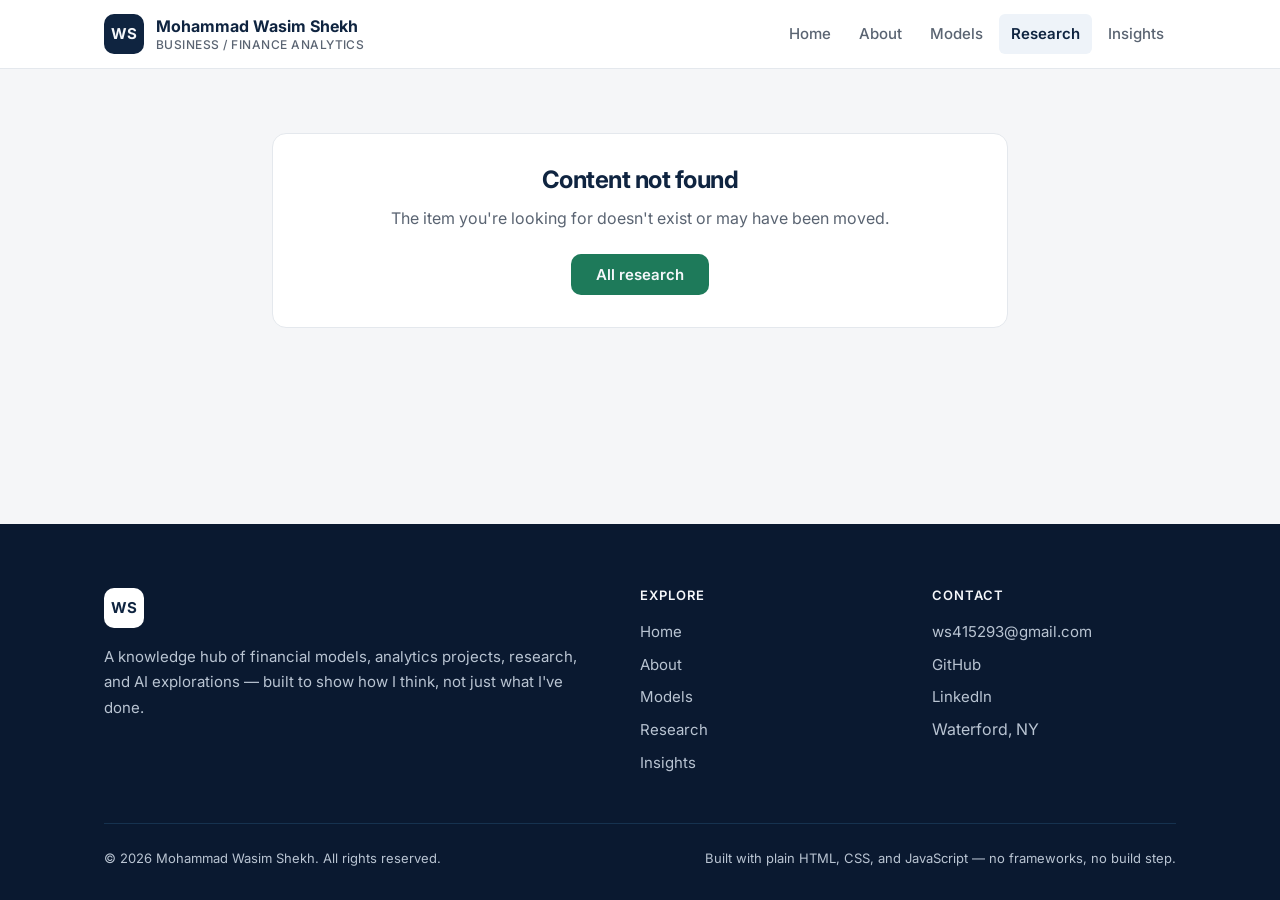
<file: pages/research-detail.html>
<!DOCTYPE html>
<html lang="en">
<head>
  <meta charset="UTF-8">
  <meta name="viewport" content="width=device-width, initial-scale=1.0">
  <title>Research · Wasim Shekh</title>
  <meta name="description" content="A research deep dive by Mohammad Wasim Shekh, with methodology, findings, and sources.">

  <!-- OpenGraph -->
  <meta property="og:type" content="article">
  <meta property="og:title" content="Research · Wasim Shekh">
  <meta property="og:description" content="A research deep dive by Mohammad Wasim Shekh, with methodology, findings, and sources.">
  <meta property="og:url" content="https://wasimshekh.github.io/finance-knowledge-hub/pages/research-detail.html">
  <meta property="og:site_name" content="Finance Knowledge Hub">

  <!-- Twitter -->
  <meta name="twitter:card" content="summary">
  <meta name="twitter:title" content="Research · Wasim Shekh">
  <meta name="twitter:description" content="A research deep dive by Mohammad Wasim Shekh, with methodology, findings, and sources.">

  <link rel="icon" type="image/svg+xml" href="../images/favicon.svg">

  <!-- Typography: Inter -->
  <link rel="preconnect" href="https://fonts.googleapis.com">
  <link rel="preconnect" href="https://fonts.gstatic.com" crossorigin>
  <link href="https://fonts.googleapis.com/css2?family=Inter:wght@400;500;600;700;800&display=swap" rel="stylesheet">

  <!-- Design system -->
  <link rel="stylesheet" href="../css/variables.css">
  <link rel="stylesheet" href="../css/reset.css">
  <link rel="stylesheet" href="../css/base.css">
  <link rel="stylesheet" href="../css/layout.css">
  <link rel="stylesheet" href="../css/components.css">
</head>
<body data-page="research-detail" data-nav="research" data-root="../">
  <a class="skip-link" href="#main">Skip to main content</a>

  <header class="site-header" id="site-header"></header>

  <main id="main">
    <section class="detail-hero" id="detail-hero">
      <div class="container" id="detail-hero-content"></div>
    </section>

    <article class="detail-body">
      <div class="container" id="detail-content"></div>
    </article>

    <section class="related-section" id="related-section" hidden aria-labelledby="related-heading">
      <div class="container">
        <h2 id="related-heading"></h2>
        <div class="grid-cards" id="related-grid"></div>
      </div>
    </section>

    <noscript>
      <div class="container section">
        <p>This site renders its content with JavaScript. Please enable JavaScript to view it.</p>
      </div>
    </noscript>
  </main>

  <footer class="site-footer" id="site-footer"></footer>

  <script>
    // ES modules and fetch() are blocked on the file:// protocol, which makes
    // this page silently blank if the HTML file is double-clicked. Explain
    // instead. (This text can't come from site.json here: JSON loading is
    // exactly what file:// blocks.)
    if (window.location.protocol === "file:") {
      document.addEventListener("DOMContentLoaded", function () {
        var main = document.querySelector("main");
        if (!main) return;
        var wrap = document.createElement("div");
        wrap.className = "container section";
        var notice = document.createElement("div");
        notice.className = "notice";
        var title = document.createElement("h2");
        title.textContent = "This site needs a local web server";
        var body = document.createElement("p");
        body.textContent = "You opened this file directly from disk (file://), where browsers block the JavaScript modules and JSON data this site is built on. Serve the folder instead: in VS Code, right-click index.html and choose \u201cOpen with Live Server\u201d \u2014 or run \u201cpython -m http.server\u201d in the project folder and open http://localhost:8000. On GitHub Pages this works automatically.";
        notice.appendChild(title);
        notice.appendChild(body);
        wrap.appendChild(notice);
        main.insertBefore(wrap, main.firstChild);
      });
    }
  </script>
  <script type="module" src="../js/app.js"></script>
</body>
</html>
</file>
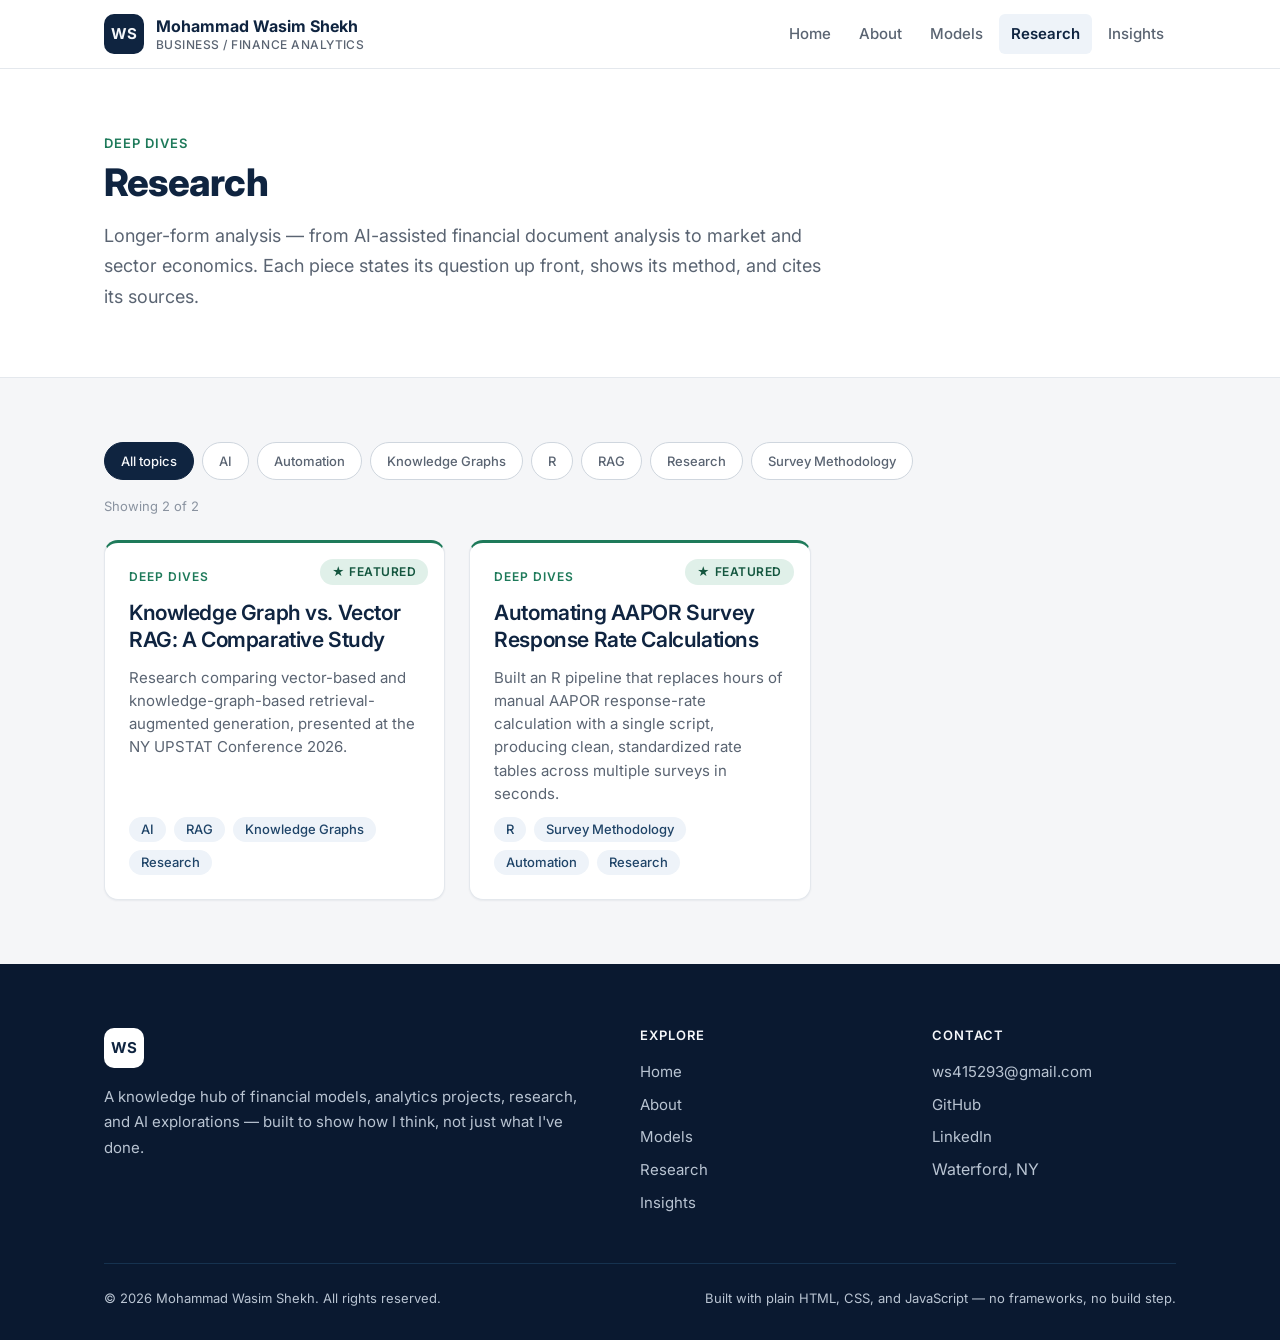
<file: pages/research.html>
<!DOCTYPE html>
<html lang="en">
<head>
  <meta charset="UTF-8">
  <meta name="viewport" content="width=device-width, initial-scale=1.0">
  <title>Research · Wasim Shekh</title>
  <meta name="description" content="Research by Mohammad Wasim Shekh: AI-powered analysis of SEC filings, forecasting methods, and market and sector economics.">

  <!-- OpenGraph -->
  <meta property="og:type" content="website">
  <meta property="og:title" content="Research · Wasim Shekh">
  <meta property="og:description" content="Research by Mohammad Wasim Shekh: AI-powered analysis of SEC filings, forecasting methods, and market and sector economics.">
  <meta property="og:url" content="https://wasimshekh.github.io/finance-knowledge-hub/pages/research.html">
  <meta property="og:site_name" content="Finance Knowledge Hub">

  <!-- Twitter -->
  <meta name="twitter:card" content="summary">
  <meta name="twitter:title" content="Research · Wasim Shekh">
  <meta name="twitter:description" content="Research by Mohammad Wasim Shekh: AI-powered analysis of SEC filings, forecasting methods, and market and sector economics.">

  <link rel="icon" type="image/svg+xml" href="../images/favicon.svg">

  <!-- Typography: Inter -->
  <link rel="preconnect" href="https://fonts.googleapis.com">
  <link rel="preconnect" href="https://fonts.gstatic.com" crossorigin>
  <link href="https://fonts.googleapis.com/css2?family=Inter:wght@400;500;600;700;800&display=swap" rel="stylesheet">

  <!-- Design system -->
  <link rel="stylesheet" href="../css/variables.css">
  <link rel="stylesheet" href="../css/reset.css">
  <link rel="stylesheet" href="../css/base.css">
  <link rel="stylesheet" href="../css/layout.css">
  <link rel="stylesheet" href="../css/components.css">
</head>
<body data-page="research" data-root="../">
  <a class="skip-link" href="#main">Skip to main content</a>

  <header class="site-header" id="site-header"></header>

  <main id="main">
    <section class="page-header">
      <div class="container">
        <p class="eyebrow" id="page-eyebrow"></p>
        <h1 id="page-title"></h1>
        <p class="page-intro" id="page-intro"></p>
      </div>
    </section>

    <section class="section" aria-label="Research list">
      <div class="container">
        <div class="filter-bar" id="filter-bar" role="group" aria-label="Filter by topic"></div>
        <p class="result-count" id="result-count" aria-live="polite"></p>
        <div class="grid-cards" id="card-grid"></div>
      </div>
    </section>

    <noscript>
      <div class="container section">
        <p>This site renders its content with JavaScript. Please enable JavaScript to view it.</p>
      </div>
    </noscript>
  </main>

  <footer class="site-footer" id="site-footer"></footer>

  <script>
    // ES modules and fetch() are blocked on the file:// protocol, which makes
    // this page silently blank if the HTML file is double-clicked. Explain
    // instead. (This text can't come from site.json here: JSON loading is
    // exactly what file:// blocks.)
    if (window.location.protocol === "file:") {
      document.addEventListener("DOMContentLoaded", function () {
        var main = document.querySelector("main");
        if (!main) return;
        var wrap = document.createElement("div");
        wrap.className = "container section";
        var notice = document.createElement("div");
        notice.className = "notice";
        var title = document.createElement("h2");
        title.textContent = "This site needs a local web server";
        var body = document.createElement("p");
        body.textContent = "You opened this file directly from disk (file://), where browsers block the JavaScript modules and JSON data this site is built on. Serve the folder instead: in VS Code, right-click index.html and choose \u201cOpen with Live Server\u201d \u2014 or run \u201cpython -m http.server\u201d in the project folder and open http://localhost:8000. On GitHub Pages this works automatically.";
        notice.appendChild(title);
        notice.appendChild(body);
        wrap.appendChild(notice);
        main.insertBefore(wrap, main.firstChild);
      });
    }
  </script>
  <script type="module" src="../js/app.js"></script>
</body>
</html>
</file>
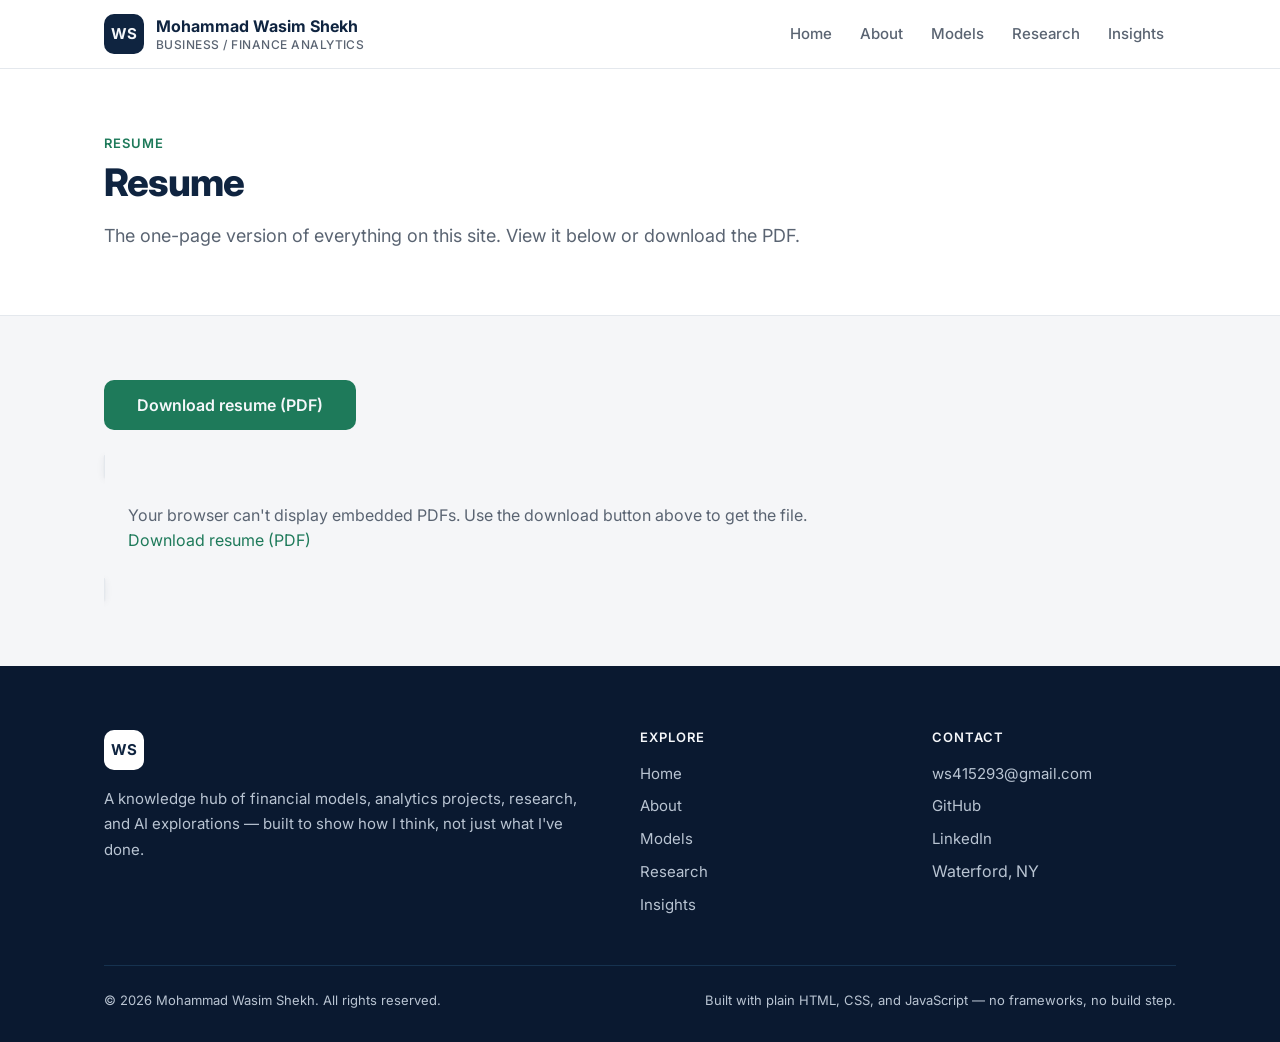
<file: pages/resume.html>
<!DOCTYPE html>
<html lang="en">
<head>
  <meta charset="UTF-8">
  <meta name="viewport" content="width=device-width, initial-scale=1.0">
  <title>Resume · Wasim Shekh</title>
  <meta name="description" content="Resume of Mohammad Wasim Shekh — financial analyst and business analytics professional. View online or download the PDF.">

  <!-- OpenGraph -->
  <meta property="og:type" content="profile">
  <meta property="og:title" content="Resume · Wasim Shekh">
  <meta property="og:description" content="Resume of Mohammad Wasim Shekh — financial analyst and business analytics professional. View online or download the PDF.">
  <meta property="og:url" content="https://wasimshekh.github.io/finance-knowledge-hub/pages/resume.html">
  <meta property="og:site_name" content="Finance Knowledge Hub">

  <!-- Twitter -->
  <meta name="twitter:card" content="summary">
  <meta name="twitter:title" content="Resume · Wasim Shekh">
  <meta name="twitter:description" content="Resume of Mohammad Wasim Shekh — financial analyst and business analytics professional. View online or download the PDF.">

  <link rel="icon" type="image/svg+xml" href="../images/favicon.svg">

  <!-- Typography: Inter -->
  <link rel="preconnect" href="https://fonts.googleapis.com">
  <link rel="preconnect" href="https://fonts.gstatic.com" crossorigin>
  <link href="https://fonts.googleapis.com/css2?family=Inter:wght@400;500;600;700;800&display=swap" rel="stylesheet">

  <!-- Design system -->
  <link rel="stylesheet" href="../css/variables.css">
  <link rel="stylesheet" href="../css/reset.css">
  <link rel="stylesheet" href="../css/base.css">
  <link rel="stylesheet" href="../css/layout.css">
  <link rel="stylesheet" href="../css/components.css">
</head>
<body data-page="resume" data-root="../">
  <a class="skip-link" href="#main">Skip to main content</a>

  <header class="site-header" id="site-header"></header>

  <main id="main">
    <section class="page-header">
      <div class="container">
        <p class="eyebrow" id="page-eyebrow"></p>
        <h1 id="page-title"></h1>
        <p class="page-intro" id="page-intro"></p>
      </div>
    </section>

    <section class="section" aria-label="Resume viewer">
      <div class="container">
        <div class="resume-actions" id="resume-actions"></div>
        <div id="resume-embed"></div>
      </div>
    </section>

    <noscript>
      <div class="container section">
        <p>This site renders its content with JavaScript. Please enable JavaScript to view it.</p>
      </div>
    </noscript>
  </main>

  <footer class="site-footer" id="site-footer"></footer>

  <script>
    // ES modules and fetch() are blocked on the file:// protocol, which makes
    // this page silently blank if the HTML file is double-clicked. Explain
    // instead. (This text can't come from site.json here: JSON loading is
    // exactly what file:// blocks.)
    if (window.location.protocol === "file:") {
      document.addEventListener("DOMContentLoaded", function () {
        var main = document.querySelector("main");
        if (!main) return;
        var wrap = document.createElement("div");
        wrap.className = "container section";
        var notice = document.createElement("div");
        notice.className = "notice";
        var title = document.createElement("h2");
        title.textContent = "This site needs a local web server";
        var body = document.createElement("p");
        body.textContent = "You opened this file directly from disk (file://), where browsers block the JavaScript modules and JSON data this site is built on. Serve the folder instead: in VS Code, right-click index.html and choose \u201cOpen with Live Server\u201d \u2014 or run \u201cpython -m http.server\u201d in the project folder and open http://localhost:8000. On GitHub Pages this works automatically.";
        notice.appendChild(title);
        notice.appendChild(body);
        wrap.appendChild(notice);
        main.insertBefore(wrap, main.firstChild);
      });
    }
  </script>
  <script type="module" src="../js/app.js"></script>
</body>
</html>
</file>
<file: css/variables.css>
/* ==========================================================================
   variables.css — Design tokens
   Single source of truth for color, type, spacing, radius, shadow, motion.
   No other stylesheet may introduce raw color or size values.
   ========================================================================== */

:root {
  /* --------------------------------------------------------------------
     Color · Primary (deep navy)
     -------------------------------------------------------------------- */
  --color-navy-950: #0a1930;
  --color-navy-900: #0f2440;
  --color-navy-800: #16324f;
  --color-navy-700: #1f4468;
  --color-navy-600: #2a5680;
  --color-navy-100: #dce6f0;
  --color-navy-50:  #eef3f9;

  /* --------------------------------------------------------------------
     Color · Accent (professional green)
     -------------------------------------------------------------------- */
  --color-green-800: #14563f;
  --color-green-700: #1a6b4e;
  --color-green-600: #1e7a5a;
  --color-green-100: #e0f0e9;
  --color-green-50:  #f0f7f4;

  /* --------------------------------------------------------------------
     Color · Neutrals
     -------------------------------------------------------------------- */
  --color-bg:            #f5f6f8;
  --color-surface:       #ffffff;
  --color-surface-muted: #fafbfc;
  --color-border:        #e4e8ed;
  --color-border-strong: #cfd6de;

  --color-text:        #232a33;
  --color-text-muted:  #5a6472;
  --color-text-subtle: #8a93a0;
  --color-text-invert: #f5f7fa;
  --color-text-invert-muted: #b9c4d2;

  /* --------------------------------------------------------------------
     Color · Semantic aliases (use these, not the raw scales)
     -------------------------------------------------------------------- */
  --color-primary:        var(--color-navy-900);
  --color-primary-hover:  var(--color-navy-800);
  --color-primary-soft:   var(--color-navy-50);
  --color-accent:         var(--color-green-600);
  --color-accent-hover:   var(--color-green-700);
  --color-accent-soft:    var(--color-green-50);
  --color-focus-ring:     var(--color-navy-600);

  /* --------------------------------------------------------------------
     Typography
     -------------------------------------------------------------------- */
  --font-sans: "Inter", -apple-system, BlinkMacSystemFont, "Segoe UI",
               Roboto, Helvetica, Arial, sans-serif;

  --text-xs:  0.75rem;    /* 12px — fine print, badges          */
  --text-sm:  0.8125rem;  /* 13px — meta, tags                  */
  --text-md:  0.9375rem;  /* 15px — secondary body              */
  --text-base: 1rem;      /* 16px — body                        */
  --text-lg:  1.125rem;   /* 18px — lede paragraphs             */
  --text-xl:  1.3125rem;  /* 21px — card titles, h4             */
  --text-2xl: 1.5rem;     /* 24px — h3                          */
  --text-3xl: 1.875rem;   /* 30px — h2 / section headings       */
  --text-4xl: 2.375rem;   /* 38px — page titles                 */
  --text-5xl: 2.875rem;   /* 46px — hero heading                */

  --font-regular:  400;
  --font-medium:   500;
  --font-semibold: 600;
  --font-bold:     700;
  --font-extrabold: 800;

  --leading-tight:  1.15;
  --leading-snug:   1.3;
  --leading-normal: 1.55;
  --leading-loose:  1.7;

  --tracking-tight: -0.02em;
  --tracking-wide:   0.08em;

  /* --------------------------------------------------------------------
     Spacing scale (4px base)
     -------------------------------------------------------------------- */
  --space-3xs: 0.25rem;  /*  4px */
  --space-2xs: 0.5rem;   /*  8px */
  --space-xs:  0.75rem;  /* 12px */
  --space-sm:  1rem;     /* 16px */
  --space-md:  1.5rem;   /* 24px */
  --space-lg:  2rem;     /* 32px */
  --space-xl:  3rem;     /* 48px */
  --space-2xl: 4rem;     /* 64px */
  --space-3xl: 6rem;     /* 96px */

  /* --------------------------------------------------------------------
     Layout
     -------------------------------------------------------------------- */
  --container-max: 70rem;      /* 1120px */
  --container-narrow: 46rem;   /* 736px — prose measure */
  --container-pad: var(--space-md);
  --header-height: 4.25rem;    /* 68px */

  /* --------------------------------------------------------------------
     Border radius
     -------------------------------------------------------------------- */
  --radius-sm:  0.375rem;  /*  6px */
  --radius-md:  0.625rem;  /* 10px */
  --radius-lg:  0.875rem;  /* 14px */
  --radius-full: 999px;

  /* --------------------------------------------------------------------
     Shadows
     -------------------------------------------------------------------- */
  --shadow-sm: 0 1px 2px rgba(15, 36, 64, 0.06);
  --shadow-md: 0 2px 8px rgba(15, 36, 64, 0.07),
               0 1px 2px rgba(15, 36, 64, 0.05);
  --shadow-lg: 0 12px 28px rgba(15, 36, 64, 0.10),
               0 2px 6px rgba(15, 36, 64, 0.06);

  /* --------------------------------------------------------------------
     Motion
     -------------------------------------------------------------------- */
  --transition-fast: 150ms ease;
  --transition-base: 220ms ease;

  /* --------------------------------------------------------------------
     Z-index scale
     -------------------------------------------------------------------- */
  --z-header: 100;
  --z-skip-link: 200;
}

/* --------------------------------------------------------------------
   Breakpoints (reference — CSS variables cannot be used in @media)

   --bp-sm:  640px   small tablets / large phones
   --bp-md:  768px   tablets
   --bp-lg:  1024px  small desktop
   -------------------------------------------------------------------- */
</file>
<file: css/base.css>
/* ==========================================================================
   base.css — Global element styles & typography
   Element-level defaults built on the tokens in variables.css.
   ========================================================================== */

body {
  font-family: var(--font-sans);
  font-size: var(--text-base);
  font-weight: var(--font-regular);
  line-height: var(--leading-normal);
  color: var(--color-text);
  background-color: var(--color-bg);
}

/* --------------------------------------------------------------------
   Headings
   -------------------------------------------------------------------- */

h1,
h2,
h3,
h4 {
  color: var(--color-primary);
  letter-spacing: var(--tracking-tight);
  line-height: var(--leading-tight);
  text-wrap: balance;
}

h1 {
  font-size: var(--text-4xl);
  font-weight: var(--font-extrabold);
}

h2 {
  font-size: var(--text-3xl);
  font-weight: var(--font-bold);
}

h3 {
  font-size: var(--text-2xl);
  font-weight: var(--font-semibold);
  line-height: var(--leading-snug);
}

h4 {
  font-size: var(--text-xl);
  font-weight: var(--font-semibold);
  line-height: var(--leading-snug);
}

/* --------------------------------------------------------------------
   Text elements
   -------------------------------------------------------------------- */

p {
  max-width: var(--container-narrow);
}

a {
  color: var(--color-accent);
  text-decoration: none;
  transition: color var(--transition-fast);
}

a:hover {
  color: var(--color-accent-hover);
  text-decoration: underline;
  text-underline-offset: 0.2em;
}

strong {
  font-weight: var(--font-semibold);
}

::selection {
  background-color: var(--color-navy-100);
  color: var(--color-navy-900);
}

/* --------------------------------------------------------------------
   Focus visibility (keyboard navigation)
   -------------------------------------------------------------------- */

:focus-visible {
  outline: 2px solid var(--color-focus-ring);
  outline-offset: 2px;
  border-radius: var(--radius-sm);
}

/* --------------------------------------------------------------------
   Accessibility utilities
   -------------------------------------------------------------------- */

.sr-only {
  position: absolute;
  width: 1px;
  height: 1px;
  padding: 0;
  margin: -1px;
  overflow: hidden;
  clip: rect(0 0 0 0);
  white-space: nowrap;
  border: 0;
}

.skip-link {
  position: absolute;
  top: var(--space-2xs);
  left: var(--space-2xs);
  z-index: var(--z-skip-link);
  padding: var(--space-2xs) var(--space-sm);
  background-color: var(--color-primary);
  color: var(--color-text-invert);
  font-weight: var(--font-semibold);
  border-radius: var(--radius-sm);
  transform: translateY(-200%);
  transition: transform var(--transition-fast);
}

.skip-link:focus {
  transform: translateY(0);
  color: var(--color-text-invert);
  text-decoration: none;
}

/* --------------------------------------------------------------------
   Shared text utilities
   -------------------------------------------------------------------- */

.eyebrow {
  font-size: var(--text-sm);
  font-weight: var(--font-semibold);
  letter-spacing: var(--tracking-wide);
  text-transform: uppercase;
  color: var(--color-accent);
}

.text-muted {
  color: var(--color-text-muted);
}

/* --------------------------------------------------------------------
   Long-form prose (detail pages, about)
   -------------------------------------------------------------------- */

.prose p {
  margin-bottom: var(--space-sm);
  color: var(--color-text);
  line-height: var(--leading-loose);
}

.prose p:last-child {
  margin-bottom: 0;
}

.prose ul,
.prose ol {
  margin: 0 0 var(--space-sm);
  padding-left: var(--space-md);
  line-height: var(--leading-loose);
}

.prose li {
  margin-bottom: var(--space-2xs);
}

.prose li::marker {
  color: var(--color-accent);
  font-weight: var(--font-semibold);
}
</file>
<file: css/layout.css>
/* ==========================================================================
   layout.css — Page structure
   Containers, header/nav, hero, sections, grids, footer, responsive rules.
   ========================================================================== */

/* --------------------------------------------------------------------
   Containers
   -------------------------------------------------------------------- */

.container {
  width: 100%;
  max-width: var(--container-max);
  margin-inline: auto;
  padding-inline: var(--container-pad);
}

.container-narrow {
  max-width: calc(var(--container-narrow) + 2 * var(--container-pad));
}

/* --------------------------------------------------------------------
   Site header & navigation
   -------------------------------------------------------------------- */

.site-header {
  position: sticky;
  top: 0;
  z-index: var(--z-header);
  background-color: var(--color-surface);
  border-bottom: 1px solid var(--color-border);
}

.nav-bar {
  display: flex;
  align-items: center;
  justify-content: space-between;
  gap: var(--space-md);
  min-height: var(--header-height);
}

.brand {
  display: flex;
  align-items: center;
  gap: var(--space-xs);
  text-decoration: none;
}

.brand:hover {
  text-decoration: none;
}

.brand-mark {
  display: grid;
  place-items: center;
  width: 2.5rem;
  height: 2.5rem;
  border-radius: var(--radius-md);
  background-color: var(--color-primary);
  color: var(--color-text-invert);
  font-size: var(--text-md);
  font-weight: var(--font-bold);
  letter-spacing: 0.02em;
}

.brand-text {
  display: flex;
  flex-direction: column;
  line-height: var(--leading-snug);
}

.brand-name {
  font-size: var(--text-base);
  font-weight: var(--font-bold);
  color: var(--color-primary);
}

.brand-tagline {
  font-size: var(--text-xs);
  font-weight: var(--font-medium);
  color: var(--color-text-muted);
  letter-spacing: 0.04em;
  text-transform: uppercase;
}

.primary-nav {
  display: flex;
  align-items: center;
}

.nav-list {
  display: flex;
  align-items: center;
  gap: var(--space-3xs);
  list-style: none;
}

.nav-link {
  display: inline-block;
  padding: var(--space-2xs) var(--space-xs);
  border-radius: var(--radius-sm);
  font-size: var(--text-md);
  font-weight: var(--font-medium);
  color: var(--color-text-muted);
  text-decoration: none;
  transition: color var(--transition-fast),
              background-color var(--transition-fast);
}

.nav-link:hover {
  color: var(--color-primary);
  background-color: var(--color-primary-soft);
  text-decoration: none;
}

.nav-link.is-active {
  color: var(--color-primary);
  font-weight: var(--font-semibold);
  background-color: var(--color-primary-soft);
}

/* Mobile menu toggle (hidden on desktop) */

.nav-toggle {
  display: none;
  flex-direction: column;
  justify-content: center;
  gap: 5px;
  width: 2.75rem;
  height: 2.75rem;
  padding: var(--space-2xs);
  border-radius: var(--radius-sm);
}

.nav-toggle-bar {
  display: block;
  width: 1.375rem;
  height: 2px;
  margin-inline: auto;
  background-color: var(--color-primary);
  border-radius: var(--radius-full);
  transition: transform var(--transition-base), opacity var(--transition-base);
}

.nav-open .nav-toggle-bar:nth-child(1) {
  transform: translateY(7px) rotate(45deg);
}

.nav-open .nav-toggle-bar:nth-child(2) {
  opacity: 0;
}

.nav-open .nav-toggle-bar:nth-child(3) {
  transform: translateY(-7px) rotate(-45deg);
}

/* --------------------------------------------------------------------
   Hero (homepage)
   -------------------------------------------------------------------- */

.hero {
  background-color: var(--color-primary);
  background-image: linear-gradient(
    160deg,
    var(--color-navy-950) 0%,
    var(--color-navy-900) 55%,
    var(--color-navy-800) 100%
  );
  color: var(--color-text-invert);
  padding-block: var(--space-3xl);
}

.hero-inner {
  display: grid;
  grid-template-columns: minmax(0, 1.6fr) minmax(0, 1fr);
  gap: var(--space-2xl);
  align-items: center;
}

.hero .eyebrow {
  color: var(--color-green-100);
}

.hero h1 {
  color: var(--color-text-invert);
  font-size: var(--text-5xl);
  margin-top: var(--space-xs);
}

.hero-sub {
  margin-top: var(--space-md);
  font-size: var(--text-lg);
  line-height: var(--leading-loose);
  color: var(--color-text-invert-muted);
}

.hero-actions {
  display: flex;
  flex-wrap: wrap;
  gap: var(--space-xs);
  margin-top: var(--space-lg);
}

.hero-stats {
  display: grid;
  grid-template-columns: 1fr 1fr;
  gap: var(--space-sm);
}

/* --------------------------------------------------------------------
   Page header (interior pages)
   -------------------------------------------------------------------- */

.page-header {
  background-color: var(--color-surface);
  border-bottom: 1px solid var(--color-border);
  padding-block: var(--space-2xl);
}

.page-header h1 {
  margin-top: var(--space-2xs);
}

.page-intro {
  margin-top: var(--space-sm);
  font-size: var(--text-lg);
  color: var(--color-text-muted);
  line-height: var(--leading-loose);
}

/* --------------------------------------------------------------------
   Sections
   -------------------------------------------------------------------- */

.section {
  padding-block: var(--space-2xl);
}

.section-alt {
  background-color: var(--color-surface);
  border-block: 1px solid var(--color-border);
}

.section-header {
  display: flex;
  align-items: flex-end;
  justify-content: space-between;
  gap: var(--space-md);
  margin-bottom: var(--space-lg);
}

.section-header h2 {
  margin-top: var(--space-3xs);
}

.section-link {
  flex-shrink: 0;
  font-size: var(--text-md);
  font-weight: var(--font-semibold);
  white-space: nowrap;
}

.section-link::after {
  content: " →";
}

/* --------------------------------------------------------------------
   Card grid
   -------------------------------------------------------------------- */

.grid-cards {
  display: grid;
  grid-template-columns: repeat(auto-fill, minmax(18.5rem, 1fr));
  gap: var(--space-md);
}

/* --------------------------------------------------------------------
   Detail pages
   -------------------------------------------------------------------- */

.detail-hero {
  background-color: var(--color-surface);
  border-bottom: 1px solid var(--color-border);
  padding-block: var(--space-2xl);
}

.detail-body {
  padding-block: var(--space-2xl);
}

.detail-body .container {
  max-width: calc(var(--container-narrow) + 2 * var(--container-pad));
}

/* --------------------------------------------------------------------
   Footer
   -------------------------------------------------------------------- */

.site-footer {
  background-color: var(--color-navy-950);
  color: var(--color-text-invert-muted);
  padding-block: var(--space-2xl) var(--space-lg);
  margin-top: auto;
}

.footer-grid {
  display: grid;
  grid-template-columns: minmax(0, 2fr) minmax(0, 1fr) minmax(0, 1fr);
  gap: var(--space-xl);
  padding-bottom: var(--space-xl);
}

.footer-brand .brand-mark {
  background-color: var(--color-surface);
  color: var(--color-primary);
}

.footer-blurb {
  margin-top: var(--space-sm);
  font-size: var(--text-md);
  line-height: var(--leading-loose);
}

.footer-heading {
  font-size: var(--text-sm);
  font-weight: var(--font-semibold);
  letter-spacing: var(--tracking-wide);
  text-transform: uppercase;
  color: var(--color-text-invert);
  margin-bottom: var(--space-sm);
}

.footer-links {
  list-style: none;
  display: flex;
  flex-direction: column;
  gap: var(--space-2xs);
}

.footer-links a {
  color: var(--color-text-invert-muted);
  font-size: var(--text-md);
}

.footer-links a:hover {
  color: var(--color-text-invert);
}

.footer-bottom {
  display: flex;
  flex-wrap: wrap;
  justify-content: space-between;
  gap: var(--space-xs);
  padding-top: var(--space-md);
  border-top: 1px solid var(--color-navy-800);
  font-size: var(--text-sm);
  color: var(--color-text-invert-muted);
}

/* --------------------------------------------------------------------
   Page scaffold — keeps footer at the bottom on short pages
   -------------------------------------------------------------------- */

body {
  display: flex;
  flex-direction: column;
}

main {
  flex: 1;
}

/* --------------------------------------------------------------------
   Responsive · Tablet (≤ 1024px)
   -------------------------------------------------------------------- */

@media (max-width: 1024px) {
  .hero-inner {
    grid-template-columns: 1fr;
    gap: var(--space-xl);
  }

  .hero h1 {
    font-size: var(--text-4xl);
  }

  .hero-stats {
    grid-template-columns: repeat(4, 1fr);
  }

  .footer-grid {
    grid-template-columns: 1fr 1fr;
  }
}

/* --------------------------------------------------------------------
   Responsive · Mobile (≤ 768px)
   -------------------------------------------------------------------- */

@media (max-width: 768px) {
  :root {
    --container-pad: var(--space-sm);
  }

  .nav-toggle {
    display: flex;
  }

  .primary-nav {
    position: absolute;
    top: 100%;
    left: 0;
    right: 0;
    display: none;
    background-color: var(--color-surface);
    border-bottom: 1px solid var(--color-border);
    box-shadow: var(--shadow-lg);
  }

  .nav-open .primary-nav {
    display: block;
  }

  .nav-list {
    flex-direction: column;
    align-items: stretch;
    gap: var(--space-3xs);
    padding: var(--space-sm) var(--container-pad) var(--space-md);
  }

  .nav-link {
    display: block;
    padding: var(--space-xs) var(--space-sm);
    font-size: var(--text-base);
  }

  .hero {
    padding-block: var(--space-2xl);
  }

  .hero h1 {
    font-size: var(--text-3xl);
  }

  .hero-stats {
    grid-template-columns: 1fr 1fr;
  }

  .section,
  .detail-body {
    padding-block: var(--space-xl);
  }

  .page-header,
  .detail-hero {
    padding-block: var(--space-xl);
  }

  .section-header {
    flex-direction: column;
    align-items: flex-start;
    gap: var(--space-2xs);
  }

  h1 {
    font-size: var(--text-3xl);
  }

  h2 {
    font-size: var(--text-2xl);
  }
}

/* --------------------------------------------------------------------
   Responsive · Small mobile (≤ 640px)
   -------------------------------------------------------------------- */

@media (max-width: 640px) {
  .grid-cards {
    grid-template-columns: 1fr;
  }

  .footer-grid {
    grid-template-columns: 1fr;
    gap: var(--space-lg);
  }

  .hero-stats {
    grid-template-columns: 1fr 1fr;
    gap: var(--space-xs);
  }
}
</file>
<file: css/components.css>
/* ==========================================================================
   components.css — Reusable UI components
   Buttons, cards, tags, stats, filters, timeline, detail blocks, callouts,
   metric grids, source lists, CTA banner, resume embed, notices.
   ========================================================================== */

/* --------------------------------------------------------------------
   Buttons
   -------------------------------------------------------------------- */

.btn {
  display: inline-flex;
  align-items: center;
  justify-content: center;
  gap: var(--space-2xs);
  padding: var(--space-xs) var(--space-md);
  border-radius: var(--radius-md);
  border: 1px solid transparent;
  font-size: var(--text-md);
  font-weight: var(--font-semibold);
  line-height: 1;
  text-decoration: none;
  white-space: nowrap;
  transition: background-color var(--transition-fast),
              border-color var(--transition-fast),
              color var(--transition-fast),
              box-shadow var(--transition-fast);
}

.btn:hover {
  text-decoration: none;
}

.btn-primary {
  background-color: var(--color-accent);
  color: var(--color-text-invert);
}

.btn-primary:hover {
  background-color: var(--color-accent-hover);
  color: var(--color-text-invert);
  box-shadow: var(--shadow-md);
}

.btn-secondary {
  background-color: transparent;
  color: var(--color-primary);
  border-color: var(--color-border-strong);
}

.btn-secondary:hover {
  border-color: var(--color-primary);
  color: var(--color-primary);
  background-color: var(--color-primary-soft);
}

/* Secondary button on dark backgrounds (hero, CTA banner) */

.on-dark .btn-secondary {
  color: var(--color-text-invert);
  border-color: var(--color-navy-600);
}

.on-dark .btn-secondary:hover {
  background-color: var(--color-navy-800);
  border-color: var(--color-text-invert-muted);
  color: var(--color-text-invert);
}

.btn-ghost {
  background-color: transparent;
  color: var(--color-accent);
  padding-inline: var(--space-xs);
}

.btn-ghost:hover {
  background-color: var(--color-accent-soft);
  color: var(--color-accent-hover);
}

.btn-lg {
  padding: var(--space-sm) var(--space-lg);
  font-size: var(--text-base);
  border-radius: var(--radius-md);
}

/* --------------------------------------------------------------------
   Tags & badges
   -------------------------------------------------------------------- */

.tag {
  display: inline-block;
  padding: var(--space-3xs) var(--space-xs);
  border-radius: var(--radius-full);
  background-color: var(--color-primary-soft);
  color: var(--color-navy-700);
  font-size: var(--text-sm);
  font-weight: var(--font-medium);
  line-height: var(--leading-snug);
}

.tag-list {
  display: flex;
  flex-wrap: wrap;
  gap: var(--space-2xs);
  list-style: none;
}

.badge-featured {
  display: inline-flex;
  align-items: center;
  gap: var(--space-3xs);
  padding: var(--space-3xs) var(--space-xs);
  border-radius: var(--radius-full);
  background-color: var(--color-green-100);
  color: var(--color-green-800);
  font-size: var(--text-xs);
  font-weight: var(--font-semibold);
  letter-spacing: 0.04em;
  text-transform: uppercase;
}

.badge-featured::before {
  content: "★";
  font-size: var(--text-xs);
}

/* --------------------------------------------------------------------
   Cards
   -------------------------------------------------------------------- */

.card {
  position: relative;
  display: flex;
  flex-direction: column;
  background-color: var(--color-surface);
  border: 1px solid var(--color-border);
  border-radius: var(--radius-lg);
  box-shadow: var(--shadow-sm);
  overflow: hidden;
  transition: box-shadow var(--transition-base),
              transform var(--transition-base),
              border-color var(--transition-base);
}

.card:hover {
  box-shadow: var(--shadow-lg);
  transform: translateY(-2px);
  border-color: var(--color-border-strong);
}

.card:focus-within {
  box-shadow: var(--shadow-lg);
  border-color: var(--color-focus-ring);
}

.card-image {
  aspect-ratio: 16 / 9;
  width: 100%;
  object-fit: cover;
  border-bottom: 1px solid var(--color-border);
}

.card-body {
  display: flex;
  flex-direction: column;
  gap: var(--space-xs);
  padding: var(--space-md);
  flex: 1;
}

.card-meta {
  display: flex;
  align-items: center;
  justify-content: space-between;
  gap: var(--space-xs);
  font-size: var(--text-sm);
  color: var(--color-text-subtle);
}

.card-type {
  font-weight: var(--font-semibold);
  letter-spacing: var(--tracking-wide);
  text-transform: uppercase;
  font-size: var(--text-xs);
  color: var(--color-accent);
}

.card-title {
  font-size: var(--text-xl);
}

/* Stretched link — whole card is clickable, title stays the accessible name */

.card-title a {
  color: var(--color-primary);
  text-decoration: none;
}

.card-title a::after {
  content: "";
  position: absolute;
  inset: 0;
}

.card-title a:hover {
  color: var(--color-navy-700);
  text-decoration: none;
}

.card-summary {
  font-size: var(--text-md);
  color: var(--color-text-muted);
  line-height: var(--leading-normal);
  flex: 1;
}

.card .tag-list {
  margin-top: auto;
  position: relative; /* keep tags above the stretched link */
  z-index: 1;
  pointer-events: none;
}

.card-featured {
  border-top: 3px solid var(--color-accent);
}

.card-badge {
  position: absolute;
  top: var(--space-sm);
  right: var(--space-sm);
  z-index: 1;
}

/* --------------------------------------------------------------------
   Hero stats
   -------------------------------------------------------------------- */

.stat {
  display: flex;
  /* dt (label) comes first in the markup for valid <dl> semantics;
     column-reverse shows the big value above the label. */
  flex-direction: column-reverse;
  padding: var(--space-sm) var(--space-md);
  background-color: rgba(255, 255, 255, 0.06);
  border: 1px solid var(--color-navy-700);
  border-radius: var(--radius-md);
}

.stat-value {
  display: block;
  font-size: var(--text-2xl);
  font-weight: var(--font-extrabold);
  color: var(--color-text-invert);
  letter-spacing: var(--tracking-tight);
}

.stat-label {
  display: block;
  margin-top: var(--space-3xs);
  font-size: var(--text-sm);
  color: var(--color-text-invert-muted);
  line-height: var(--leading-snug);
}

/* --------------------------------------------------------------------
   Filter bar (list pages)
   -------------------------------------------------------------------- */

.filter-bar {
  display: flex;
  flex-wrap: wrap;
  gap: var(--space-2xs);
  margin-bottom: var(--space-sm);
}

.filter-button {
  padding: var(--space-2xs) var(--space-sm);
  border: 1px solid var(--color-border-strong);
  border-radius: var(--radius-full);
  background-color: var(--color-surface);
  color: var(--color-text-muted);
  font-size: var(--text-sm);
  font-weight: var(--font-medium);
  transition: background-color var(--transition-fast),
              color var(--transition-fast),
              border-color var(--transition-fast);
}

.filter-button:hover {
  border-color: var(--color-primary);
  color: var(--color-primary);
}

.filter-button[aria-pressed="true"] {
  background-color: var(--color-primary);
  border-color: var(--color-primary);
  color: var(--color-text-invert);
}

.result-count {
  margin-bottom: var(--space-md);
  font-size: var(--text-sm);
  color: var(--color-text-subtle);
}

/* --------------------------------------------------------------------
   Detail page building blocks
   -------------------------------------------------------------------- */

.back-link {
  display: inline-flex;
  align-items: center;
  gap: var(--space-3xs);
  font-size: var(--text-md);
  font-weight: var(--font-semibold);
  margin-bottom: var(--space-md);
}

.back-link::before {
  content: "←";
}

.detail-hero h1 {
  margin-top: var(--space-2xs);
}

.detail-meta {
  display: flex;
  flex-wrap: wrap;
  align-items: center;
  gap: var(--space-sm);
  margin-top: var(--space-sm);
  font-size: var(--text-md);
  color: var(--color-text-muted);
}

.detail-summary {
  margin-top: var(--space-md);
  font-size: var(--text-lg);
  line-height: var(--leading-loose);
  color: var(--color-text-muted);
}

.detail-hero .tag-list {
  margin-top: var(--space-md);
}

.detail-actions {
  display: flex;
  flex-wrap: wrap;
  gap: var(--space-xs);
  margin-top: var(--space-lg);
}

.detail-section {
  margin-bottom: var(--space-xl);
}

.detail-section > h2 {
  font-size: var(--text-2xl);
  margin-bottom: var(--space-sm);
  padding-bottom: var(--space-2xs);
  border-bottom: 2px solid var(--color-border);
}

/* Numbered methodology steps */

.step-list {
  list-style: none;
  counter-reset: step;
  display: flex;
  flex-direction: column;
  gap: var(--space-sm);
}

.step-list li {
  counter-increment: step;
  position: relative;
  padding-left: var(--space-xl);
  line-height: var(--leading-loose);
}

.step-list li::before {
  content: counter(step);
  position: absolute;
  left: 0;
  top: 0.1em;
  display: grid;
  place-items: center;
  width: 1.75rem;
  height: 1.75rem;
  border-radius: var(--radius-full);
  background-color: var(--color-primary-soft);
  color: var(--color-primary);
  font-size: var(--text-sm);
  font-weight: var(--font-bold);
}

/* Metric grid (model detail) */

.metric-grid {
  display: grid;
  grid-template-columns: repeat(auto-fit, minmax(10rem, 1fr));
  gap: var(--space-sm);
}

.metric {
  padding: var(--space-sm) var(--space-md);
  background-color: var(--color-surface);
  border: 1px solid var(--color-border);
  border-radius: var(--radius-md);
  box-shadow: var(--shadow-sm);
}

.metric-value {
  display: block;
  font-size: var(--text-2xl);
  font-weight: var(--font-extrabold);
  color: var(--color-accent);
  letter-spacing: var(--tracking-tight);
}

.metric-label {
  display: block;
  margin-top: var(--space-3xs);
  font-size: var(--text-sm);
  color: var(--color-text-muted);
}

/* Callout (insight takeaway) */

.callout {
  padding: var(--space-md) var(--space-lg);
  background-color: var(--color-accent-soft);
  border-left: 4px solid var(--color-accent);
  border-radius: var(--radius-md);
  font-size: var(--text-lg);
  font-weight: var(--font-medium);
  color: var(--color-green-800);
  line-height: var(--leading-loose);
}

/* Source list (research detail) */

.source-list {
  list-style: none;
  display: flex;
  flex-direction: column;
  gap: var(--space-xs);
}

.source-list li {
  padding: var(--space-xs) var(--space-sm);
  background-color: var(--color-surface);
  border: 1px solid var(--color-border);
  border-radius: var(--radius-md);
  font-size: var(--text-md);
}

.source-publisher {
  color: var(--color-text-subtle);
}

/* Follow-up link under a section's body text */

.section-cta {
  margin-top: var(--space-md);
}

/* Standalone section headings on the about page — visually matched to
   the bordered headings on detail pages. */

.detail-section-heading {
  font-size: var(--text-2xl);
  margin-bottom: var(--space-md);
  padding-bottom: var(--space-2xs);
  border-bottom: 2px solid var(--color-border);
}

/* --------------------------------------------------------------------
   About page components
   -------------------------------------------------------------------- */

.timeline {
  list-style: none;
  position: relative;
  padding-left: var(--space-lg);
  display: flex;
  flex-direction: column;
  gap: var(--space-lg);
}

.timeline::before {
  content: "";
  position: absolute;
  left: 0.4375rem;
  top: 0.25rem;
  bottom: 0.25rem;
  width: 2px;
  background-color: var(--color-border-strong);
}

.timeline-item {
  position: relative;
}

.timeline-item::before {
  content: "";
  position: absolute;
  left: calc(-1 * var(--space-lg));
  top: 0.3125rem;
  width: 1rem;
  height: 1rem;
  border-radius: var(--radius-full);
  background-color: var(--color-accent);
  border: 3px solid var(--color-surface);
  box-shadow: 0 0 0 2px var(--color-accent);
}

.timeline-period {
  font-size: var(--text-sm);
  font-weight: var(--font-semibold);
  letter-spacing: var(--tracking-wide);
  text-transform: uppercase;
  color: var(--color-accent);
}

.timeline-item h3 {
  font-size: var(--text-xl);
  margin-top: var(--space-3xs);
}

.timeline-item p {
  margin-top: var(--space-2xs);
  color: var(--color-text-muted);
  line-height: var(--leading-loose);
}

/* Education / info cards */

.info-card {
  padding: var(--space-md);
  background-color: var(--color-surface);
  border: 1px solid var(--color-border);
  border-radius: var(--radius-lg);
  box-shadow: var(--shadow-sm);
}

.info-card + .info-card {
  margin-top: var(--space-sm);
}

.info-card h3 {
  font-size: var(--text-xl);
}

.info-card-subtitle {
  margin-top: var(--space-3xs);
  font-size: var(--text-md);
  color: var(--color-text-muted);
  font-weight: var(--font-medium);
}

.info-card-period {
  font-size: var(--text-sm);
  color: var(--color-text-subtle);
}

.info-card-note {
  margin-top: var(--space-xs);
  font-size: var(--text-md);
  color: var(--color-text-muted);
  line-height: var(--leading-loose);
}

.info-card ul {
  margin-top: var(--space-xs);
  padding-left: var(--space-md);
  color: var(--color-text-muted);
  font-size: var(--text-md);
  line-height: var(--leading-loose);
}

/* Skills */

.skills-grid {
  display: grid;
  grid-template-columns: repeat(auto-fit, minmax(14rem, 1fr));
  gap: var(--space-sm);
}

.skills-grid .info-card + .info-card {
  margin-top: 0;
}

/* --------------------------------------------------------------------
   CTA banner
   -------------------------------------------------------------------- */

.cta-banner {
  background-color: var(--color-primary);
  background-image: linear-gradient(
    150deg,
    var(--color-navy-900) 0%,
    var(--color-navy-800) 100%
  );
  color: var(--color-text-invert);
  padding-block: var(--space-2xl);
}

.cta-inner {
  text-align: center;
  max-width: var(--container-narrow);
  margin-inline: auto;
}

.cta-banner h2 {
  color: var(--color-text-invert);
}

.cta-banner p {
  margin: var(--space-sm) auto 0;
  color: var(--color-text-invert-muted);
  font-size: var(--text-lg);
  line-height: var(--leading-loose);
}

.cta-actions {
  display: flex;
  flex-wrap: wrap;
  justify-content: center;
  gap: var(--space-xs);
  margin-top: var(--space-lg);
}

/* --------------------------------------------------------------------
   Resume embed
   -------------------------------------------------------------------- */

.resume-actions {
  display: flex;
  flex-wrap: wrap;
  gap: var(--space-xs);
  margin-bottom: var(--space-md);
}

.pdf-frame {
  width: 100%;
  height: 75vh;
  min-height: 30rem;
  border: 1px solid var(--color-border);
  border-radius: var(--radius-lg);
  background-color: var(--color-surface);
  box-shadow: var(--shadow-md);
}

.pdf-fallback {
  padding: var(--space-md);
  color: var(--color-text-muted);
}

/* --------------------------------------------------------------------
   Notices (not found / load errors / empty states)
   -------------------------------------------------------------------- */

.notice {
  max-width: var(--container-narrow);
  margin-inline: auto;
  padding: var(--space-lg);
  background-color: var(--color-surface);
  border: 1px solid var(--color-border);
  border-radius: var(--radius-lg);
  text-align: center;
}

.notice h2 {
  font-size: var(--text-2xl);
}

.notice p {
  margin: var(--space-xs) auto 0;
  color: var(--color-text-muted);
}

.notice .btn {
  margin-top: var(--space-md);
}

/* --------------------------------------------------------------------
   Related items section (detail pages)
   -------------------------------------------------------------------- */

.related-section {
  background-color: var(--color-surface);
  border-top: 1px solid var(--color-border);
  padding-block: var(--space-2xl);
}

.related-section h2 {
  margin-bottom: var(--space-lg);
}

/* --------------------------------------------------------------------
   Responsive tweaks for components
   -------------------------------------------------------------------- */

@media (max-width: 640px) {
  .detail-actions .btn,
  .cta-actions .btn,
  .resume-actions .btn {
    flex: 1 1 100%;
  }

  .metric-grid {
    grid-template-columns: 1fr 1fr;
  }

  .step-list li {
    padding-left: var(--space-lg);
  }

  .step-list li::before {
    width: 1.5rem;
    height: 1.5rem;
  }
}
</file>
